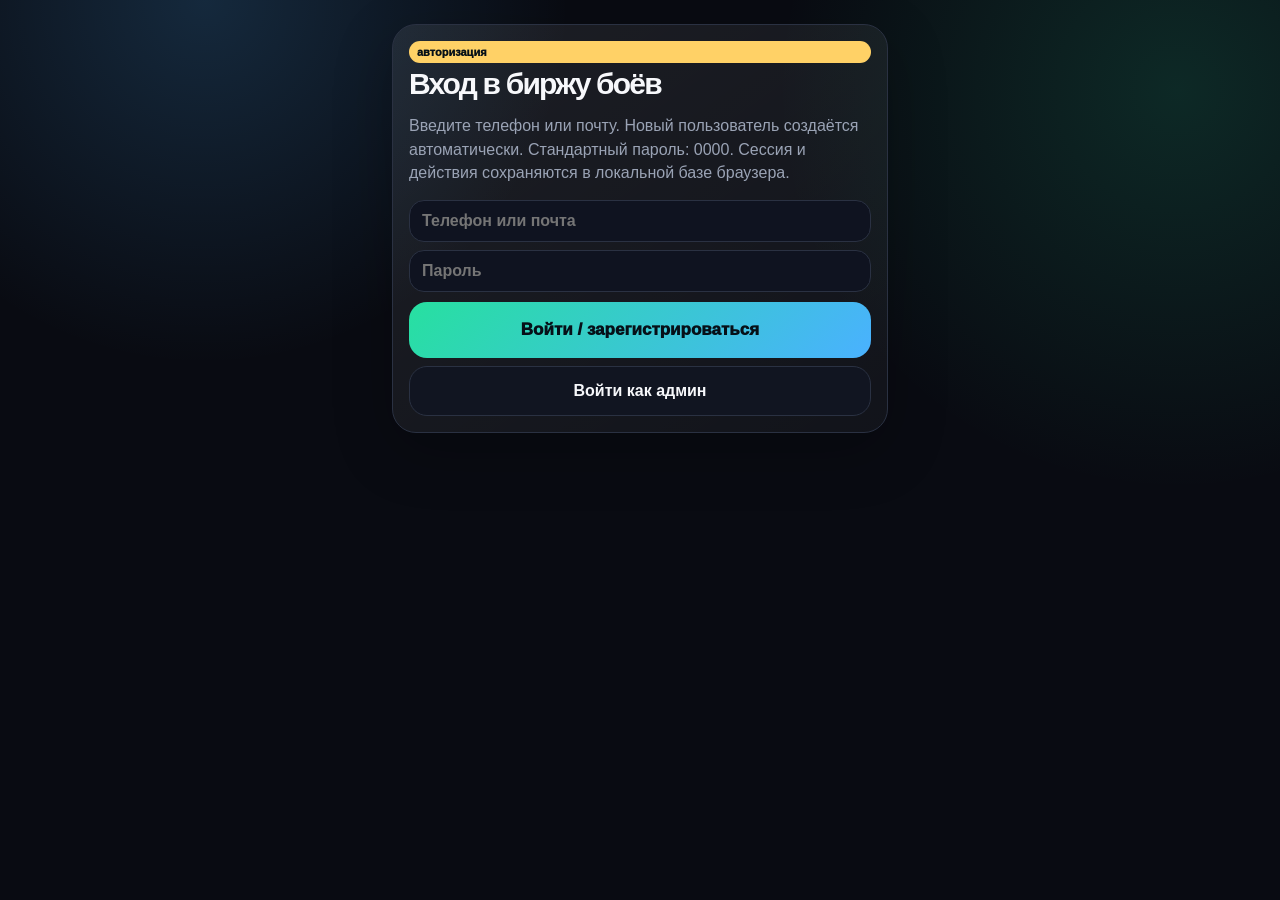
<file: index.html>
<!DOCTYPE html><html lang="ru"><head><meta charset="UTF-8"><meta name="viewport" content="width=device-width,initial-scale=1,viewport-fit=cover"><meta name="theme-color" content="#090b12"><title>Биржа боёв</title><style>:root{--bg:#090b12;--card:#121723;--line:#2a3142;--text:#f7f8fb;--muted:#9aa3b5;--green:#27e0a0;--blue:#4ab1ff;--red:#ff5672;--yellow:#ffd166}*{box-sizing:border-box;-webkit-tap-highlight-color:transparent}body{margin:0;min-height:100svh;font-family:-apple-system,BlinkMacSystemFont,"Segoe UI",Roboto,Arial,sans-serif;background:radial-gradient(circle at 16% 0%,rgba(74,177,255,.18),transparent 26%),radial-gradient(circle at 92% 10%,rgba(39,224,160,.14),transparent 28%),var(--bg);color:var(--text)}button,input,textarea,select{font:inherit}button{cursor:pointer}.app{max-width:520px;margin:auto;padding:14px 12px calc(18px + env(safe-area-inset-bottom))}.hidden{display:none!important}.top{position:sticky;top:0;z-index:4;margin:-14px -12px 10px;padding:12px;background:linear-gradient(180deg,rgba(9,11,18,.96),rgba(9,11,18,.78));backdrop-filter:blur(16px)}.bar{display:flex;align-items:center;justify-content:space-between;gap:10px}.brand{display:flex;align-items:center;gap:10px}.logo{width:40px;height:40px;border-radius:14px;display:grid;place-items:center;background:linear-gradient(135deg,var(--green),var(--blue));color:#061018;font-weight:1000}.title h1{font-size:22px;margin:0}.title p{margin:1px 0 0;color:var(--muted);font-size:12px}.wallet{padding:8px 10px;border:1px solid var(--line);border-radius:16px;background:rgba(255,255,255,.06);text-align:right}.wallet span{display:block;color:var(--muted);font-size:11px}.wallet b{font-size:22px}.tabs{display:grid;grid-template-columns:repeat(4,1fr);gap:7px;margin-top:10px}.tab{border:1px solid var(--line);background:#111521;color:var(--muted);border-radius:14px;min-height:38px;font-weight:800;font-size:12px}.tab.active{background:linear-gradient(135deg,rgba(39,224,160,.22),rgba(74,177,255,.18));color:var(--text);border-color:rgba(74,177,255,.55)}.screen{animation:fade .16s ease both}@keyframes fade{from{opacity:.4;transform:translateY(4px)}to{opacity:1;transform:none}}.hero,.card,.event{border:1px solid var(--line);background:linear-gradient(145deg,rgba(255,255,255,.08),rgba(255,255,255,.035));border-radius:24px;padding:16px;margin:10px 0;box-shadow:0 18px 60px rgba(0,0,0,.24)}.hero h2{font-size:30px;line-height:.98;margin:6px 0 10px;letter-spacing:-.06em}.hero p,.muted{color:var(--muted);line-height:1.45}.bigbtn{width:100%;border:0;border-radius:18px;min-height:56px;margin-top:10px;background:linear-gradient(135deg,var(--green),var(--blue));font-weight:1000;color:#061018;font-size:17px}.ghost{width:100%;border:1px solid var(--line);border-radius:18px;min-height:50px;margin-top:8px;background:#111521;color:var(--text);font-weight:900}.danger{background:linear-gradient(135deg,#ff5672,#ffd166)!important;color:#14070a!important}.section-title{display:flex;align-items:flex-end;justify-content:space-between;gap:10px;margin-bottom:10px}.section-title h2{margin:0;font-size:20px}.section-title small{color:var(--muted);text-align:right}.badge{font-size:11px;color:#061018;background:var(--yellow);padding:5px 8px;border-radius:999px;font-weight:1000}.badge.done{background:var(--green)}.badge.wait{background:#2a3142;color:var(--muted)}.event{padding:12px}.event-head{display:flex;justify-content:space-between;gap:8px;align-items:center;margin-bottom:10px}.fighters{display:grid;grid-template-columns:1fr 28px 1fr;gap:7px;align-items:stretch}.vs{display:grid;place-items:center;color:var(--muted);font-size:12px;font-weight:1000}.fighter{border:1px solid var(--line);background:#181e2b;border-radius:18px;padding:10px;text-align:left;color:var(--text);min-height:138px}.fighter.selected{border-color:var(--green);box-shadow:0 0 0 2px rgba(39,224,160,.22)}.avatar{font-size:28px}.nick{font-weight:1000;font-size:15px;line-height:1.1;margin:6px 0}.real{font-size:11px;color:var(--muted)}.odds,.grid2{display:grid;grid-template-columns:1fr 1fr;gap:8px;margin-top:8px}.odds{gap:4px;color:var(--muted);font-size:11px}.odds b{color:var(--text);font-size:16px}.event-actions{display:grid;grid-template-columns:1fr 1fr;gap:8px;margin-top:10px}.mini{border:1px solid var(--line);background:#111521;color:var(--text);border-radius:14px;min-height:42px;font-weight:900}.mini.primary{background:linear-gradient(135deg,rgba(39,224,160,.24),rgba(74,177,255,.22));border-color:rgba(74,177,255,.5)}.betbox{display:grid;grid-template-columns:1fr 92px;gap:8px;margin-top:8px}input,textarea,select{width:100%;border-radius:15px;border:1px solid var(--line);background:#0f1320;color:var(--text);padding:11px 12px;font-weight:800;outline:0}input:focus,textarea:focus,select:focus{border-color:var(--blue);box-shadow:0 0 0 3px rgba(74,177,255,.12)}textarea{min-height:86px;resize:vertical}.toast{position:fixed;left:12px;right:12px;bottom:calc(16px + env(safe-area-inset-bottom));z-index:10;max-width:496px;margin:auto;padding:14px 16px;border-radius:18px;background:#f7f8fb;color:#071018;font-weight:900;box-shadow:0 20px 80px rgba(0,0,0,.4);display:none}.toast.show{display:block;animation:fade .2s ease both}.row{display:flex;justify-content:space-between;gap:10px;border:1px solid var(--line);background:#111521;border-radius:16px;padding:12px;margin-top:8px}.row span{color:var(--muted);font-size:13px}.row b{text-align:right}.win{color:var(--green)!important}.lose{color:var(--red)!important}.summary{border:1px solid var(--line);border-radius:16px;background:#111521;padding:12px;margin-top:8px}.summary h3{margin:0 0 6px;font-size:16px}.summary p{margin:0;color:var(--muted);line-height:1.35;font-size:13px}.formline{margin-top:8px}.label{display:block;color:var(--muted);font-size:12px;margin:10px 2px 5px}.prob{height:8px;border-radius:99px;background:#222938;overflow:hidden;margin-top:8px}.prob i{display:block;height:100%;background:linear-gradient(90deg,var(--green),var(--blue))}.admin-menu{display:grid;grid-template-columns:1fr 1fr;gap:8px}.admin-subtab.active{border-color:var(--blue);background:rgba(74,177,255,.18)}.modal{position:fixed;inset:0;z-index:20;background:rgba(0,0,0,.72);display:none;align-items:flex-end}.modal.show{display:flex}.modal-card{width:100%;max-width:520px;max-height:88svh;overflow:auto;margin:auto auto 0;background:#101522;border:1px solid var(--line);border-radius:28px 28px 0 0;padding:18px;box-shadow:0 -20px 80px rgba(0,0,0,.45)}.modal-card h2{margin:0 0 6px;font-size:28px}.profile-grid,.skills{display:grid;grid-template-columns:repeat(3,1fr);gap:8px;margin:12px 0}.skills{grid-template-columns:1fr 1fr}.profile-grid div,.skill{border:1px solid var(--line);border-radius:16px;background:#171d2a;padding:10px;text-align:center}.profile-grid span,.skill span{display:block;color:var(--muted);font-size:11px}.profile-grid b,.skill b{font-size:18px}.close{width:100%;border:0;background:linear-gradient(135deg,var(--green),var(--blue));color:#061018;border-radius:16px;min-height:50px;font-weight:1000;margin-top:10px}@media(max-width:380px){.fighters{grid-template-columns:1fr 24px 1fr;gap:5px}.fighter{padding:8px}.nick{font-size:13px}.tabs{gap:5px}.tab{font-size:11px}.event-actions{grid-template-columns:1fr}.betbox{grid-template-columns:1fr 78px}}</style></head><body><main class="app"><header class="top hidden" id="topbar"><div class="bar"><div class="brand"><div class="logo">🥊</div><div class="title"><h1>Биржа боёв</h1><p id="userLabel">игрок</p></div></div><div class="wallet"><span>Баланс</span><b id="balanceTop">500</b></div></div><nav class="tabs"><button class="tab active" data-screen="trade">Торги</button><button class="tab" data-screen="cabinet">Кабинет</button><button class="tab" data-screen="fighters">Бойцы</button><button class="tab" data-screen="admin">Админ</button></nav></header><section id="login" class="screen"><div class="hero"><div class="badge">авторизация</div><h2>Вход в биржу боёв</h2><p>Введите телефон или почту. Новый пользователь создаётся автоматически. Стандартный пароль: 0000. Сессия и действия сохраняются в локальной базе браузера.</p><input id="loginId" autocomplete="username" placeholder="Телефон или почта"><input class="formline" id="loginPass" type="password" autocomplete="current-password" placeholder="Пароль"><button class="bigbtn" id="loginBtn">Войти / зарегистрироваться</button><button class="ghost" id="enterAdmin">Войти как админ</button></div></section><section id="trade" class="screen hidden"><div class="hero"><div class="badge wait" id="timerBadge">до закрытия 01:00:00</div><h2>Ставки принимаются</h2><p>Сумма ставки сразу списывается и резервируется. При победе начисляется полная выплата: ставка × коэффициент.</p></div><div class="section-title"><h2>4 события</h2><small>шансы от навыков</small></div><div id="eventsList"></div></section><section id="cabinet" class="screen hidden"><div class="hero"><div class="badge">личный кабинет</div><h2>Профиль и ставки</h2><p>Здесь баланс, история ставок, сводка боёв и смена пароля.</p></div><div class="card"><div class="section-title"><h2>Профиль</h2><small id="profileId">—</small></div><div class="row"><span>Текущий баланс</span><b id="cabBalance">500</b></div><div class="row"><span>Принято ставок</span><b id="cabBets">0</b></div><div class="row"><span>Рассчитано</span><b id="cabSettled">0</b></div><input class="formline" id="newPass" type="password" placeholder="Новый пароль"><button class="ghost" id="changePass">Сменить пароль</button><button class="ghost danger" id="logoutBtn">Выйти из аккаунта</button></div><div class="card"><div class="section-title"><h2>Сводка боёв</h2><small>как прошёл бой</small></div><div id="fightSummary"></div></div><div class="card"><div class="section-title"><h2>История ставок</h2><small>ваши заявки</small></div><div id="betsList"></div></div></section><section id="fighters" class="screen hidden"><div class="hero"><div class="badge">карточки бойцов</div><h2>Бойцы и навыки</h2><p>У каждого бойца есть очки и 6 навыков: выносливость, сила удара, физическая сила, борьба, стойка, грепплинг.</p></div><div id="fightersList"></div></section><section id="admin" class="screen hidden"><div id="adminLocked" class="card"><div class="section-title"><h2>Вход администратора</h2><small>закрытый доступ</small></div><input id="adminPin" inputmode="numeric" autocomplete="off" placeholder="Введите код"><button class="bigbtn" id="unlockAdmin">Войти</button></div><div id="adminPanel" class="hidden"><div class="hero"><div class="badge">админ кабинет</div><h2>Управление событиями</h2><p>Расчёт, сброс событий, создание бойцов, сборка пар и база пользователей.</p></div><div class="card"><div class="admin-menu"><button class="mini admin-subtab active" data-admin="calc">Расчёт</button><button class="mini admin-subtab" data-admin="builder">Пары / база</button></div></div><div id="adminCalc"><div class="card"><div class="section-title"><h2>Расчёт</h2><small id="adminStatus">ожидает</small></div><button class="bigbtn" id="calcEvents">Рассчитать события</button><button class="ghost" id="resetEvents">Сбросить все события</button><button class="ghost danger" id="fullReset">Полный сброс демо</button></div><div class="card"><div class="section-title"><h2>Итоги событий</h2><small>после расчёта</small></div><div id="adminResults"></div></div></div><div id="adminBuilder" class="hidden"><div class="card"><div class="section-title"><h2>Добавить бойца</h2><small>новая карточка</small></div><input id="nfEmoji" placeholder="Эмодзи, например 🐺"><input class="formline" id="nfName" placeholder="Прозвище"><input class="formline" id="nfReal" placeholder="Имя"><textarea class="formline" id="nfDesc" placeholder="Описание бойца: 2–3 предложения"></textarea><div class="grid2"><input id="skEnd" inputmode="numeric" placeholder="Выносливость"><input id="skPunch" inputmode="numeric" placeholder="Сила удара"><input id="skPower" inputmode="numeric" placeholder="Физ. сила"><input id="skWrestle" inputmode="numeric" placeholder="Борьба"><input id="skStand" inputmode="numeric" placeholder="Стойка"><input id="skGrapple" inputmode="numeric" placeholder="Грепплинг"></div><button class="bigbtn" id="addFighter">Добавить бойца</button></div><div class="card"><div class="section-title"><h2>Выставить 4 пары</h2><small>без повторов бойцов</small></div><div id="pairForms"></div><button class="bigbtn" id="savePairs">Сохранить пары и открыть новый час</button></div><div class="card"><div class="section-title"><h2>База пользователей</h2><small>авторизации и действия</small></div><div id="usersList"></div><div id="actionsList"></div></div></div></div></section></main><div class="modal" id="modal"><div class="modal-card" id="modalCard"></div></div><div class="toast" id="toast"></div><script>const STORAGE='fight-exchange-auth-v1',START_BALANCE=500,ADMIN_PIN='1111';const SK=['end','punch','power','wrestle','stand','grapple'],SKN={end:'Выносливость',punch:'Сила удара',power:'Физическая сила',wrestle:'Борьба',stand:'Стойка',grapple:'Грепплинг'};const defaultFighters={f1:{emoji:'🧊',name:'Пельмень Судьбы',real:'Гриша Морозов',desc:['Всегда выходит на бой с лицом человека, который забыл выключить чайник.','Главный приём — неожиданно стать неудобным соперником.','Любит длинные паузы и короткие победные фразы.'],skills:{end:62,punch:54,power:58,wrestle:70,stand:48,grapple:65}},f2:{emoji:'🌶️',name:'Острый Кабачок',real:'Тимур Перцев',desc:['Двигается резко, будто его случайно добавили в аджику.','Считает, что лучшая защита — это шумная уверенность.','Перед боем всегда обещает шоу, даже если шоу случайное.'],skills:{end:56,punch:75,power:53,wrestle:42,stand:73,grapple:45}},f3:{emoji:'🦆',name:'Гусь Без Сдачи',real:'Арсен Кряков',desc:['Идёт вперёд так уверенно, будто весь зал должен ему мелочь.','Не любит отступать и подозрительно смотрит на судей.','Его стиль — давление, крылья и моральное превосходство.'],skills:{end:72,punch:58,power:67,wrestle:61,stand:55,grapple:59}},f4:{emoji:'🥔',name:'Картофельный Ниндзя',real:'Витя Клубнев',desc:['Тихий, плотный и появляется там, где его не ждут.','Может выглядеть безобидно ровно до первой атаки.','После боя обычно говорит, что всё было по плану.'],skills:{end:50,punch:49,power:63,wrestle:68,stand:47,grapple:72}},f5:{emoji:'🧃',name:'Соковыжиматель',real:'Роман Фрешев',desc:['Не торопится, но постепенно выжимает из соперника желание спорить.','Любит клинч и странные метафоры про фрукты.','Снаружи спокойный, внутри турборежим.'],skills:{end:76,punch:51,power:65,wrestle:74,stand:46,grapple:70}},f6:{emoji:'🧻',name:'Мягкий Панчер',real:'Лёня Рулонов',desc:['Улыбается так мягко, что соперник расслабляется первым.','Бьёт редко, но с неприятной вежливостью.','Главный фанат аккуратной техники и чистых углов.'],skills:{end:55,punch:78,power:52,wrestle:44,stand:80,grapple:41}},f7:{emoji:'🐢',name:'Турбо Черепаха',real:'Макс Панцирев',desc:['Начинает медленно, чтобы все зря расслабились.','Если разогнался — остановить его уже неудобно.','Верит, что терпение тоже может дать по печени.'],skills:{end:84,punch:48,power:70,wrestle:62,stand:43,grapple:64}},f8:{emoji:'🧯',name:'Огнетушитель Драмы',real:'Илья Пенный',desc:['Выходит тушить чужую уверенность и иногда свои эмоции.','Работает спокойно, плотно и без лишней поэзии.','Когда бой становится горячим, ему становится комфортно.'],skills:{end:60,punch:64,power:60,wrestle:55,stand:66,grapple:52}}};const baseEvents=[{id:'e1',title:'Бой 1',a:'f1',b:'f2',status:'open',winner:null,pick:'a',summary:''},{id:'e2',title:'Бой 2',a:'f3',b:'f4',status:'open',winner:null,pick:'a',summary:''},{id:'e3',title:'Бой 3',a:'f5',b:'f6',status:'open',winner:null,pick:'a',summary:''},{id:'e4',title:'Бой 4',a:'f7',b:'f8',status:'open',winner:null,pick:'a',summary:''}];let db=load(),current='login';const $=id=>document.getElementById(id);function fresh(){return{currentUserId:null,createdAt:Date.now(),fighters:JSON.parse(JSON.stringify(defaultFighters)),events:JSON.parse(JSON.stringify(baseEvents)),users:{},actions:[],admin:false}}function load(){try{const s=JSON.parse(localStorage.getItem(STORAGE));if(s&&s.events&&s.fighters&&s.users)return s}catch(e){}return fresh()}function save(){localStorage.setItem(STORAGE,JSON.stringify(db))}function user(){return db.users[db.currentUserId]||null}function log(type,text,uid=db.currentUserId){db.actions.unshift({time:new Date().toLocaleString('ru-RU'),user:uid||'system',type,text});db.actions=db.actions.slice(0,120);if(uid&&db.users[uid]){db.users[uid].actions=db.users[uid].actions||[];db.users[uid].actions.unshift({time:new Date().toLocaleString('ru-RU'),type,text});db.users[uid].actions=db.users[uid].actions.slice(0,80)}}function toast(t){$('toast').textContent=t;$('toast').classList.add('show');setTimeout(()=>$('toast').classList.remove('show'),2300)}function show(name){if(!user()&&name!=='admin')name='login';current=name;document.querySelectorAll('.screen').forEach(s=>s.classList.add('hidden'));$(name).classList.remove('hidden');document.querySelectorAll('.tab').forEach(t=>t.classList.toggle('active',t.dataset.screen===name));render()}function openApp(name='trade'){$('login').classList.add('hidden');$('topbar').classList.remove('hidden');$('userLabel').textContent=user()?user().login:'игрок';show(name)}function auth(){const login=$('loginId').value.trim().toLowerCase(),pass=$('loginPass').value||'0000';if(!login)return toast('Введите телефон или почту');let u=Object.values(db.users).find(x=>x.login===login);if(!u){const id='u'+Date.now();u={id,login,password:'0000',balance:START_BALANCE,bets:[],actions:[],createdAt:new Date().toLocaleString('ru-RU')};db.users[id]=u;db.currentUserId=id;log('auth','создан новый пользователь',id);save();toast('Пользователь создан. Пароль 0000.');openApp();return}if(u.password!==pass)return toast('Неверный пароль');db.currentUserId=u.id;log('auth','вход в аккаунт',u.id);save();openApp()}function logout(){if(user())log('auth','выход из аккаунта');db.currentUserId=null;save();$('topbar').classList.add('hidden');show('login')}function changePass(){const p=$('newPass').value.trim();if(p.length<4)return toast('Пароль минимум 4 символа');user().password=p;log('profile','смена пароля');$('newPass').value='';save();toast('Пароль изменён')}function leftMs(){return Math.max(0,db.createdAt+3600000-Date.now())}function fmt(ms){const s=Math.floor(ms/1000),h=String(Math.floor(s/3600)).padStart(2,'0'),m=String(Math.floor(s%3600/60)).padStart(2,'0'),sec=String(s%60).padStart(2,'0');return `${h}:${m}:${sec}`}function total(fid){const f=db.fighters[fid];return SK.reduce((s,k)=>s+(Number(f.skills?.[k])||0),0)}function clamp(v,min,max){return Math.max(min,Math.min(max,v))}function probA(ev){const diff=total(ev.a)-total(ev.b);return clamp(.5+diff/400,.15,.85)}function prob(ev,side){const p=probA(ev);return side==='a'?p:1-p}function odds(ev,side){return Math.max(1.15,Math.round((0.92/prob(ev,side))*100)/100)}function eventLocked(){return leftMs()<=0||db.events.every(e=>e.status==='settled')}function statsFor(fid){let w=0,l=0,d=0;db.events.filter(e=>e.status==='settled').forEach(e=>{if(e.winner===fid)w++;else if(e.a===fid||e.b===fid)l++});return{w,l,d}}function fighterCard(fid,ev,side){const f=db.fighters[fid],selected=ev.pick===side,p=Math.round(prob(ev,side)*100);return `<button class="fighter ${selected?'selected':''}" onclick="pick('${ev.id}','${side}')"><div class="avatar">${f.emoji}</div><div class="nick">${f.name}</div><div class="real">${f.real}</div><div class="odds"><span>шанс</span><b>${p}%</b><span>коэф.</span><b>${odds(ev,side).toFixed(2)}</b></div><div class="prob"><i style="width:${p}%"></i></div></button>`}function updateTimerOnly(){const el=$('timerBadge');if(el)el.textContent=db.events.every(e=>e.status==='settled')?'события рассчитаны':eventLocked()?'приём закрыт':'до закрытия '+fmt(leftMs())}function renderEvents(){updateTimerOnly();const locked=eventLocked(),u=user();$('eventsList').innerHTML=db.events.map(ev=>{const a=db.fighters[ev.a],b=db.fighters[ev.b],bet=u.bets.find(x=>x.eventId===ev.id);const status=ev.status==='settled'?`Победил: ${db.fighters[ev.winner].name}`:bet?'ставка принята':locked?'приём закрыт':'приём открыт';return `<article class="event"><div class="event-head"><b>${ev.title}</b><span class="badge ${ev.status==='settled'?'done':bet?'wait':''}">${status}</span></div><div class="fighters">${fighterCard(ev.a,ev,'a')}<div class="vs">VS</div>${fighterCard(ev.b,ev,'b')}</div><div class="betbox"><input class="betInput" id="bet-${ev.id}" inputmode="numeric" pattern="[0-9]*" placeholder="Ставка" value="${bet?bet.amount:50}" ${bet||locked?'disabled':''}><button class="mini primary" onclick="placeBet('${ev.id}')" ${bet||locked?'disabled':''}>Поставить</button></div><div class="event-actions"><button class="mini" onclick="openFighter('${ev.a}')">${a.name}</button><button class="mini" onclick="openFighter('${ev.b}')">${b.name}</button></div></article>`}).join('')}function pick(id,side){const ev=db.events.find(e=>e.id===id),u=user();if(!ev||eventLocked()||u.bets.some(b=>b.eventId===id))return;ev.pick=side;save();renderEvents()}function placeBet(id){const u=user(),ev=db.events.find(e=>e.id===id);if(!u)return show('login');if(!ev||eventLocked())return toast('Приём ставок закрыт');if(u.bets.some(b=>b.eventId===id))return toast('На этот бой ставка уже принята');const amount=Number(($('bet-'+id).value||'').replace(/[^0-9]/g,''));if(!Number.isInteger(amount)||amount<1)return toast('Введи ставку от 1 очка');if(amount>u.balance)return toast('Ставка больше баланса');const side=ev.pick||'a';u.balance-=amount;u.bets.push({id:'b'+Date.now()+Math.random().toString(16).slice(2),eventId:id,side,fighterId:side==='a'?ev.a:ev.b,amount,odds:odds(ev,side),chance:Math.round(prob(ev,side)*100),status:'accepted',createdAt:new Date().toLocaleString('ru-RU'),payout:0,net:-amount});log('bet',`ставка ${amount} на ${db.fighters[side==='a'?ev.a:ev.b].name}`);save();toast('Ставка принята. Сумма списана.');render()}function renderCabinet(){const u=user();if(!u)return;$('profileId').textContent=u.login;$('cabBalance').textContent=u.balance;$('balanceTop').textContent=u.balance;$('cabBets').textContent=u.bets.length;$('cabSettled').textContent=u.bets.filter(b=>b.status!=='accepted').length;$('fightSummary').innerHTML=db.events.map(ev=>{const af=db.fighters[ev.a],bf=db.fighters[ev.b],wf=ev.winner?db.fighters[ev.winner]:null;const text=ev.status==='settled'?ev.summary:`${af.name} и ${bf.name} ещё не рассчитаны. Вероятность: ${af.name} ${Math.round(prob(ev,'a')*100)}%, ${bf.name} ${Math.round(prob(ev,'b')*100)}%.`;return `<div class="summary"><h3>${ev.title}: ${af.name} vs ${bf.name}</h3><p>${text}</p><p>${wf?`Победитель: <b class="win">${wf.name}</b>`:'Победитель: —'}</p></div>`}).join('');$('betsList').innerHTML=u.bets.length?u.bets.map(b=>{const ev=db.events.find(e=>e.id===b.eventId),f=db.fighters[b.fighterId];let res=b.status==='accepted'?'Ожидает расчёта':b.status==='win'?`Начислено +${b.payout}`:'Ставка проиграла';let cls=b.status==='win'?'win':b.status==='lose'?'lose':'';return `<div class="row"><span>${ev.title}: ${f.name}<br>ставка ${b.amount} · коэф. ${Number(b.odds).toFixed(2)} · шанс ${b.chance}%</span><b class="${cls}">${res}</b></div>`}).join(''):'<div class="row"><span>Ставок пока нет</span><b>—</b></div>'}function renderFighters(){$('fightersList').innerHTML=Object.keys(db.fighters).map(id=>{const f=db.fighters[id],s=statsFor(id);return `<div class="event" onclick="openFighter('${id}')"><div class="event-head"><div><b>${f.emoji} ${f.name}</b><div class="real">${f.real}</div></div><span class="badge wait">${s.w}-${s.l}-${s.d}</span></div><p class="muted">${Array.isArray(f.desc)?f.desc[0]:f.desc}</p><div class="odds"><span>очки</span><b>${total(id)}</b><span>боёв</span><b>${s.w+s.l+s.d}</b></div></div>`}).join('')}function openFighter(id){const f=db.fighters[id],s=statsFor(id);$('modalCard').innerHTML=`<div class="avatar">${f.emoji}</div><h2>${f.name}</h2><div class="real">${f.real}</div><p class="muted">${Array.isArray(f.desc)?f.desc.join(' '):f.desc}</p><div class="profile-grid"><div><span>Победы</span><b>${s.w}</b></div><div><span>Поражения</span><b>${s.l}</b></div><div><span>Ничьи</span><b>${s.d}</b></div></div><div class="skills">${SK.map(k=>`<div class="skill"><span>${SKN[k]}</span><b>${Number(f.skills?.[k])||0}</b></div>`).join('')}<div class="skill"><span>Очки всего</span><b>${total(id)}</b></div></div><button class="close" onclick="closeModal()">Закрыть</button>`;$('modal').classList.add('show')}function closeModal(){$('modal').classList.remove('show')}$('modal').onclick=e=>{if(e.target.id==='modal')closeModal()};function unlockAdmin(){if($('adminPin').value===ADMIN_PIN){db.admin=true;log('admin','вход в админ-панель',db.currentUserId);save();toast('Админ доступ открыт');render()}else toast('Неверный код')}function fighterOptions(selected){return Object.keys(db.fighters).map(id=>`<option value="${id}" ${id===selected?'selected':''}>${db.fighters[id].emoji} ${db.fighters[id].name}</option>`).join('')}function renderBuilder(){const pf=$('pairForms');if(!pf)return;pf.innerHTML=db.events.map((ev,i)=>`<div class="event"><div class="event-head"><b>Событие ${i+1}</b><span class="badge wait">${Math.round(prob(ev,'a')*100)}% / ${Math.round(prob(ev,'b')*100)}%</span></div><label class="label">Первый боец</label><select id="pa-${i}">${fighterOptions(ev.a)}</select><label class="label">Второй боец</label><select id="pb-${i}">${fighterOptions(ev.b)}</select></div>`).join('')}function addFighter(){const name=$('nfName').value.trim(),real=$('nfReal').value.trim()||'Новый боец',emoji=$('nfEmoji').value.trim()||'🥊',desc=$('nfDesc').value.trim();if(!name||!desc)return toast('Нужно указать прозвище и описание');const vals={end:+$('skEnd').value||50,punch:+$('skPunch').value||50,power:+$('skPower').value||50,wrestle:+$('skWrestle').value||50,stand:+$('skStand').value||50,grapple:+$('skGrapple').value||50};Object.keys(vals).forEach(k=>vals[k]=clamp(vals[k],1,100));const id='f'+Date.now();db.fighters[id]={emoji,name,real,desc:desc.split(/[.!?]+/).filter(Boolean).map(x=>x.trim()+'.').slice(0,3),skills:vals};log('admin',`добавлен боец ${name}`);save();['nfEmoji','nfName','nfReal','nfDesc','skEnd','skPunch','skPower','skWrestle','skStand','skGrapple'].forEach(id=>$(id).value='');toast('Боец добавлен');render()}function savePairs(){const used=new Set(),newEvents=[];for(let i=0;i<4;i++){const a=$('pa-'+i).value,b=$('pb-'+i).value;if(a===b)return toast('В одной паре выбран один и тот же боец');if(used.has(a))return toast(`${db.fighters[a].name} уже задействован в другой паре`);if(used.has(b))return toast(`${db.fighters[b].name} уже задействован в другой паре`);used.add(a);used.add(b);newEvents.push({id:'e'+(i+1),title:'Бой '+(i+1),a,b,status:'open',winner:null,pick:'a',summary:''})}db.events=newEvents;db.createdAt=Date.now();Object.values(db.users).forEach(u=>u.bets=[]);log('admin','сохранены новые пары, ставки очищены');save();toast('Пары сохранены. Новый час открыт.');show('trade')}function calculateEvents(){const phrases=['Бой начался осторожно, но победитель быстро навязал свой темп.','Соперник был опасен, но один точный эпизод перевернул ход боя.','Навыки дали преимущество, однако исход всё равно решился на тонкой грани.','Зал ждал фаворита, но рандом и характер сделали бой живым.'];db.events.forEach((ev,i)=>{if(ev.status==='settled')return;const p=probA(ev),aWins=Math.random()<p;ev.winner=aWins?ev.a:ev.b;ev.status='settled';const loser=ev.winner===ev.a?ev.b:ev.a;ev.summary=`${db.fighters[ev.winner].name} победил ${db.fighters[loser].name}. Перед боем шансы были ${db.fighters[ev.a].name} ${Math.round(p*100)}% против ${db.fighters[ev.b].name} ${Math.round((1-p)*100)}%. ${phrases[i%phrases.length]}`});Object.values(db.users).forEach(u=>u.bets.forEach(b=>{if(b.status!=='accepted')return;const ev=db.events.find(e=>e.id===b.eventId);if(b.fighterId===ev.winner){b.status='win';b.payout=Math.round(b.amount*b.odds);b.net=b.payout-b.amount;u.balance+=b.payout}else{b.status='lose';b.payout=0;b.net=-b.amount}}));log('admin','события рассчитаны');save();toast('События рассчитаны по навыкам.');render()}function resetEvents(){db.events=db.events.map(e=>({...e,status:'open',winner:null,pick:'a',summary:''}));Object.values(db.users).forEach(u=>u.bets=[]);db.createdAt=Date.now();log('admin','сброшены все события и ставки');save();toast('Все события сброшены. Ставки очищены.');render()}function renderAdmin(){if(db.admin){$('adminLocked').classList.add('hidden');$('adminPanel').classList.remove('hidden')}else{$('adminLocked').classList.remove('hidden');$('adminPanel').classList.add('hidden');return}$('adminStatus').textContent=db.events.every(e=>e.status==='settled')?'рассчитано':'ожидает';$('adminResults').innerHTML=db.events.map(ev=>`<div class="row"><span>${ev.title}<br>${db.fighters[ev.a].name} ${Math.round(prob(ev,'a')*100)}% vs ${db.fighters[ev.b].name} ${Math.round(prob(ev,'b')*100)}%</span><b>${ev.winner?db.fighters[ev.winner].name:'—'}</b></div>`).join('');$('usersList').innerHTML=Object.values(db.users).length?Object.values(db.users).map(u=>`<div class="row"><span>${u.login}<br>создан: ${u.createdAt}</span><b>${u.balance}</b></div>`).join(''):'<div class="row"><span>Пользователей нет</span><b>—</b></div>';$('actionsList').innerHTML='<div class="section-title" style="margin-top:14px"><h2>Действия</h2><small>последние</small></div>'+ (db.actions.length?db.actions.slice(0,20).map(a=>`<div class="row"><span>${a.time}<br>${a.user}</span><b>${a.type}<br>${a.text}</b></div>`).join(''):'<div class="row"><span>Действий нет</span><b>—</b></div>');renderBuilder()}function render(){if(user()){$('topbar').classList.remove('hidden');$('userLabel').textContent=user().login;$('balanceTop').textContent=user().balance}else{$('topbar').classList.add('hidden')}if(current==='trade')renderEvents();else updateTimerOnly();if(user())renderCabinet();renderFighters();renderAdmin()}$('loginBtn').onclick=auth;$('enterAdmin').onclick=()=>{db.admin=false;show('admin')};document.querySelectorAll('.tab').forEach(t=>t.onclick=()=>show(t.dataset.screen));$('unlockAdmin').onclick=unlockAdmin;$('changePass').onclick=changePass;$('logoutBtn').onclick=logout;$('addFighter').onclick=addFighter;$('savePairs').onclick=savePairs;$('calcEvents').onclick=calculateEvents;$('resetEvents').onclick=resetEvents;$('fullReset').onclick=()=>{localStorage.removeItem(STORAGE);db=fresh();toast('Демо сброшено');show('login')};document.querySelectorAll('.admin-subtab').forEach(b=>b.onclick=()=>{document.querySelectorAll('.admin-subtab').forEach(x=>x.classList.remove('active'));b.classList.add('active');$('adminCalc').classList.toggle('hidden',b.dataset.admin!=='calc');$('adminBuilder').classList.toggle('hidden',b.dataset.admin!=='builder')});setInterval(updateTimerOnly,1000);if(db.currentUserId&&db.users[db.currentUserId])openApp('trade');else render();</script></body></html>
</file>
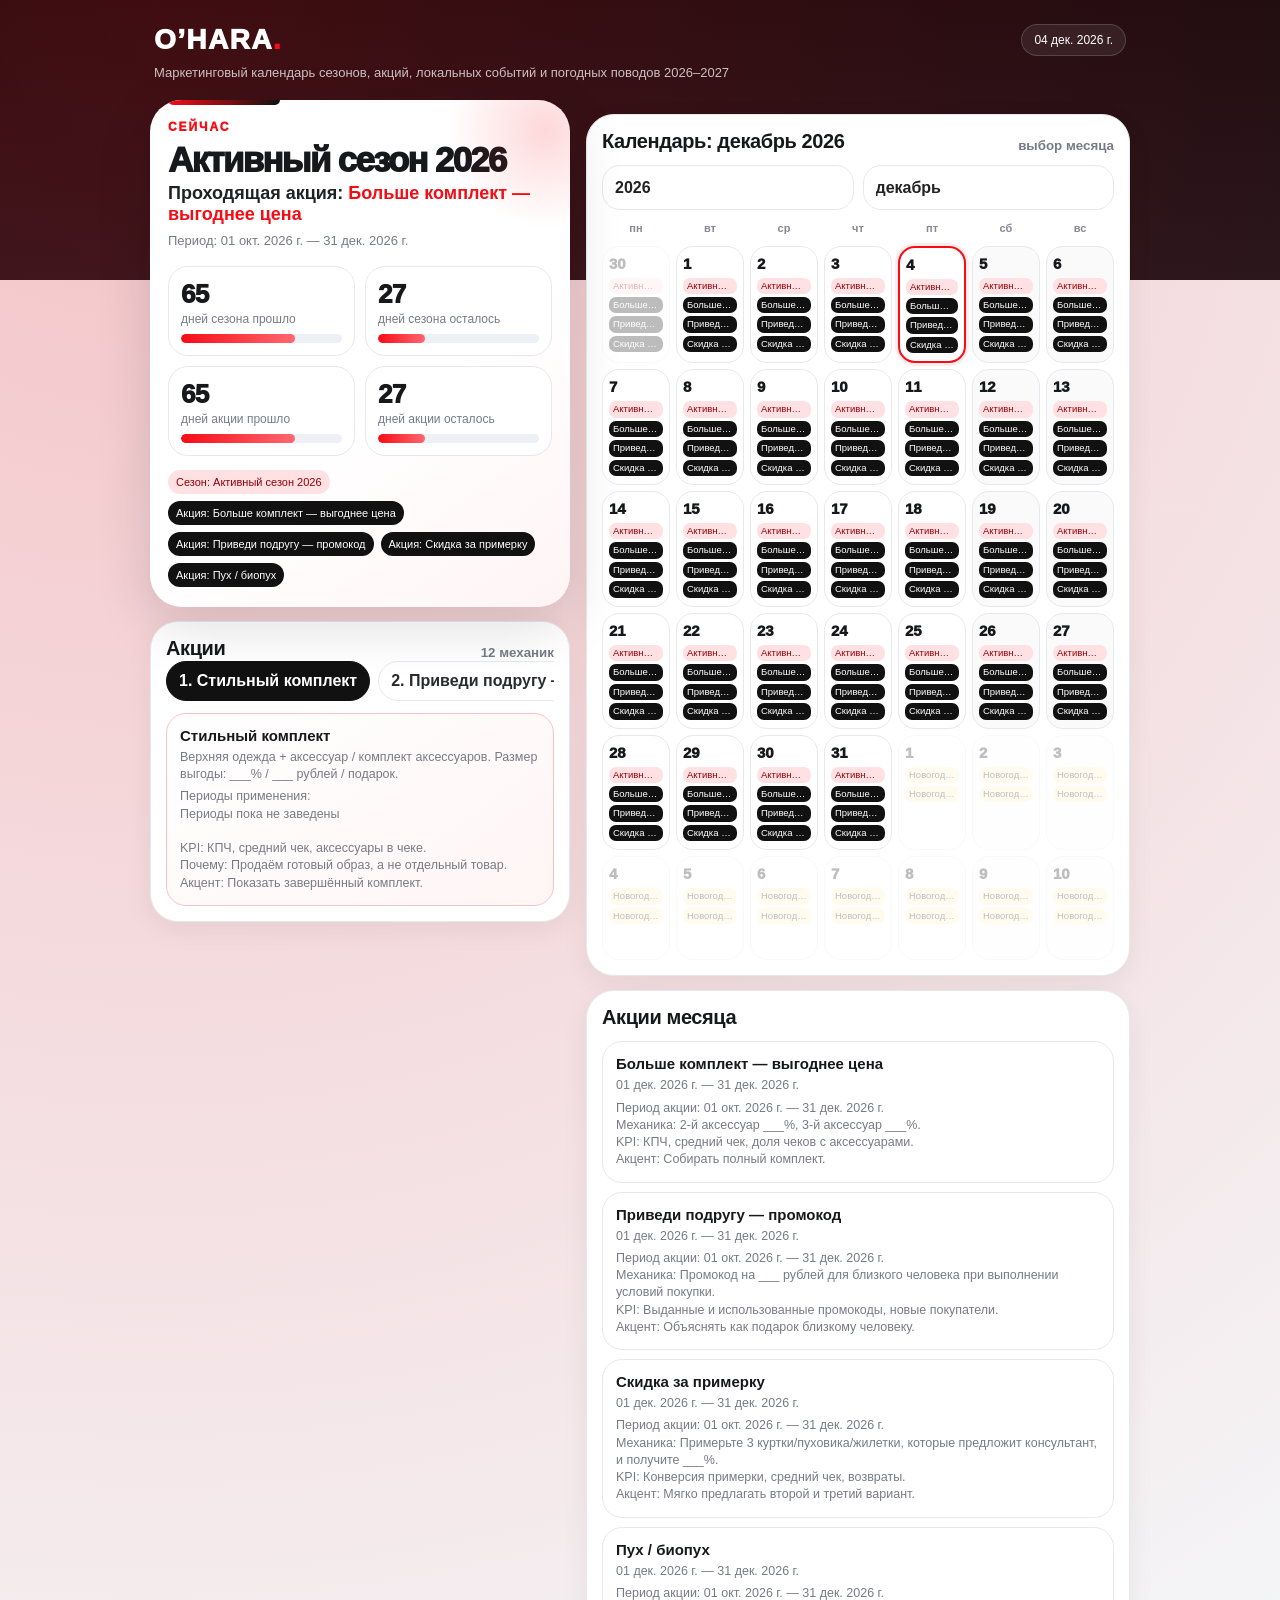
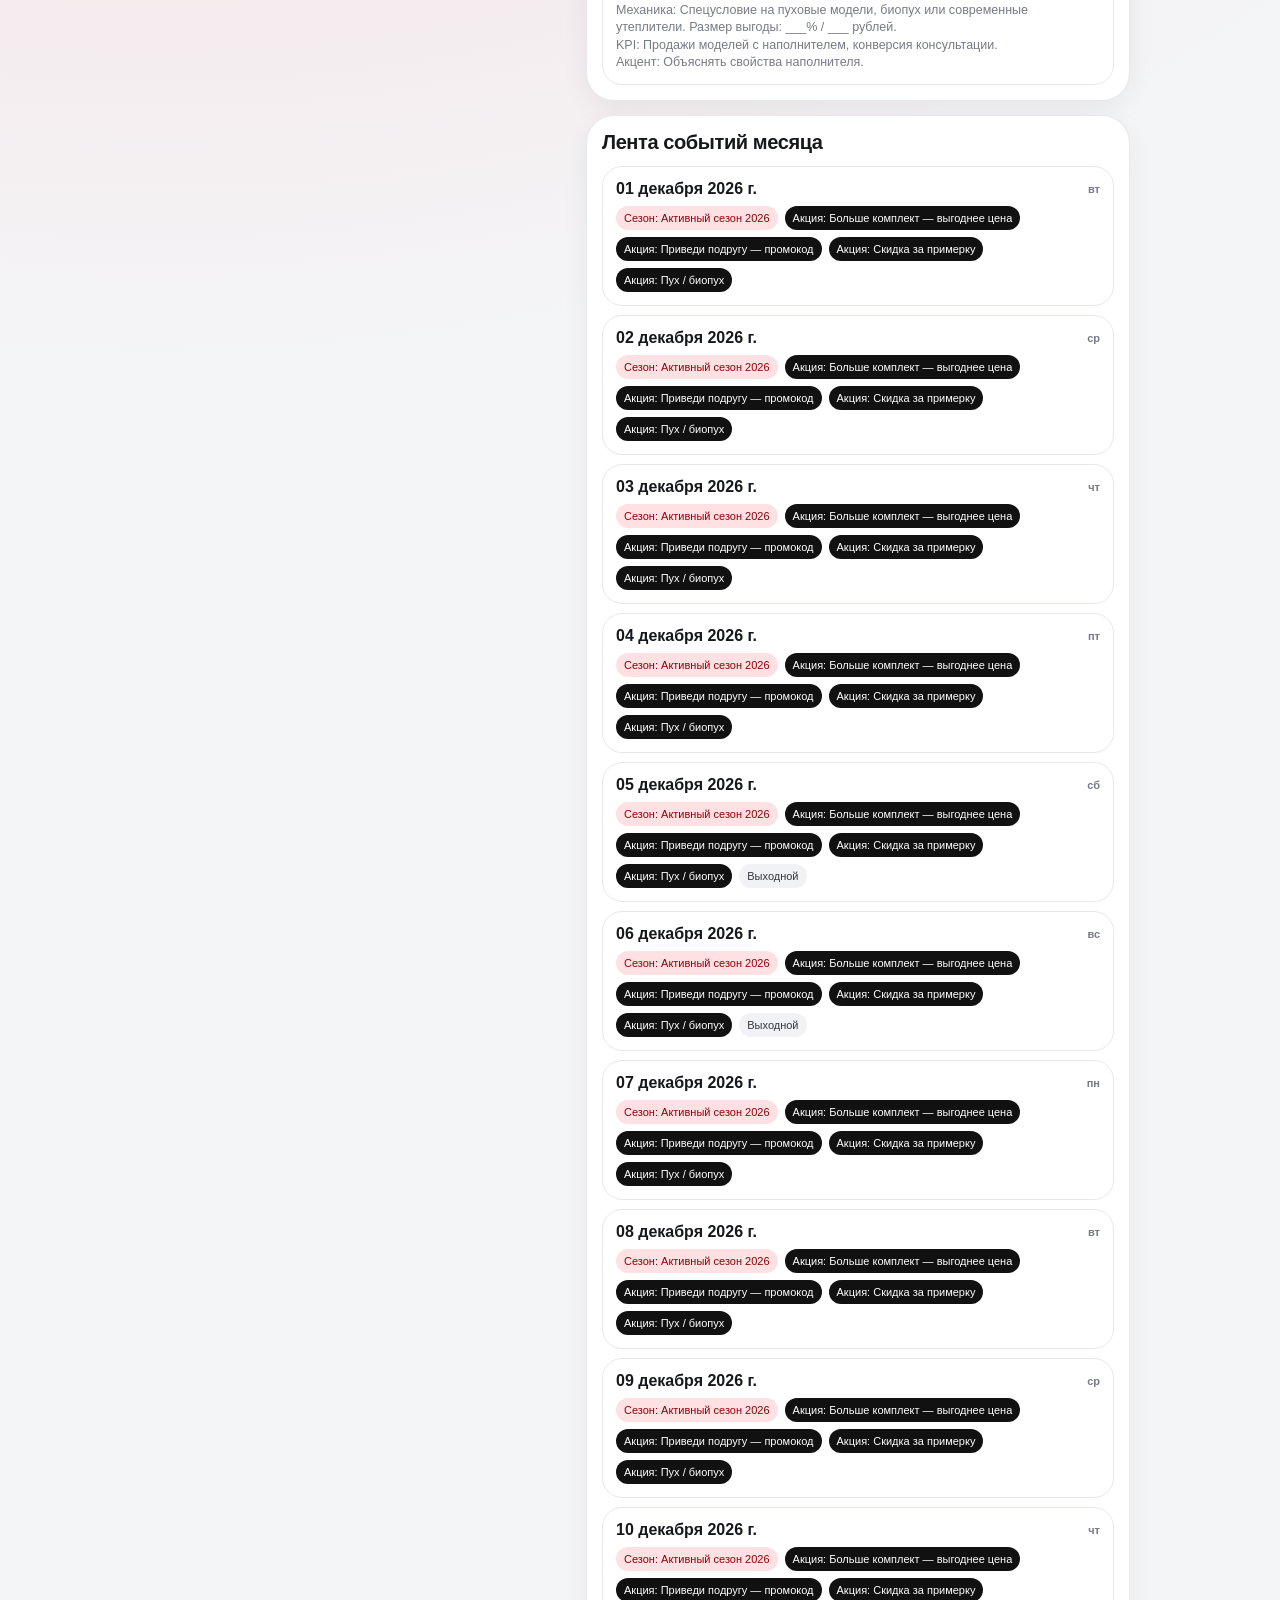
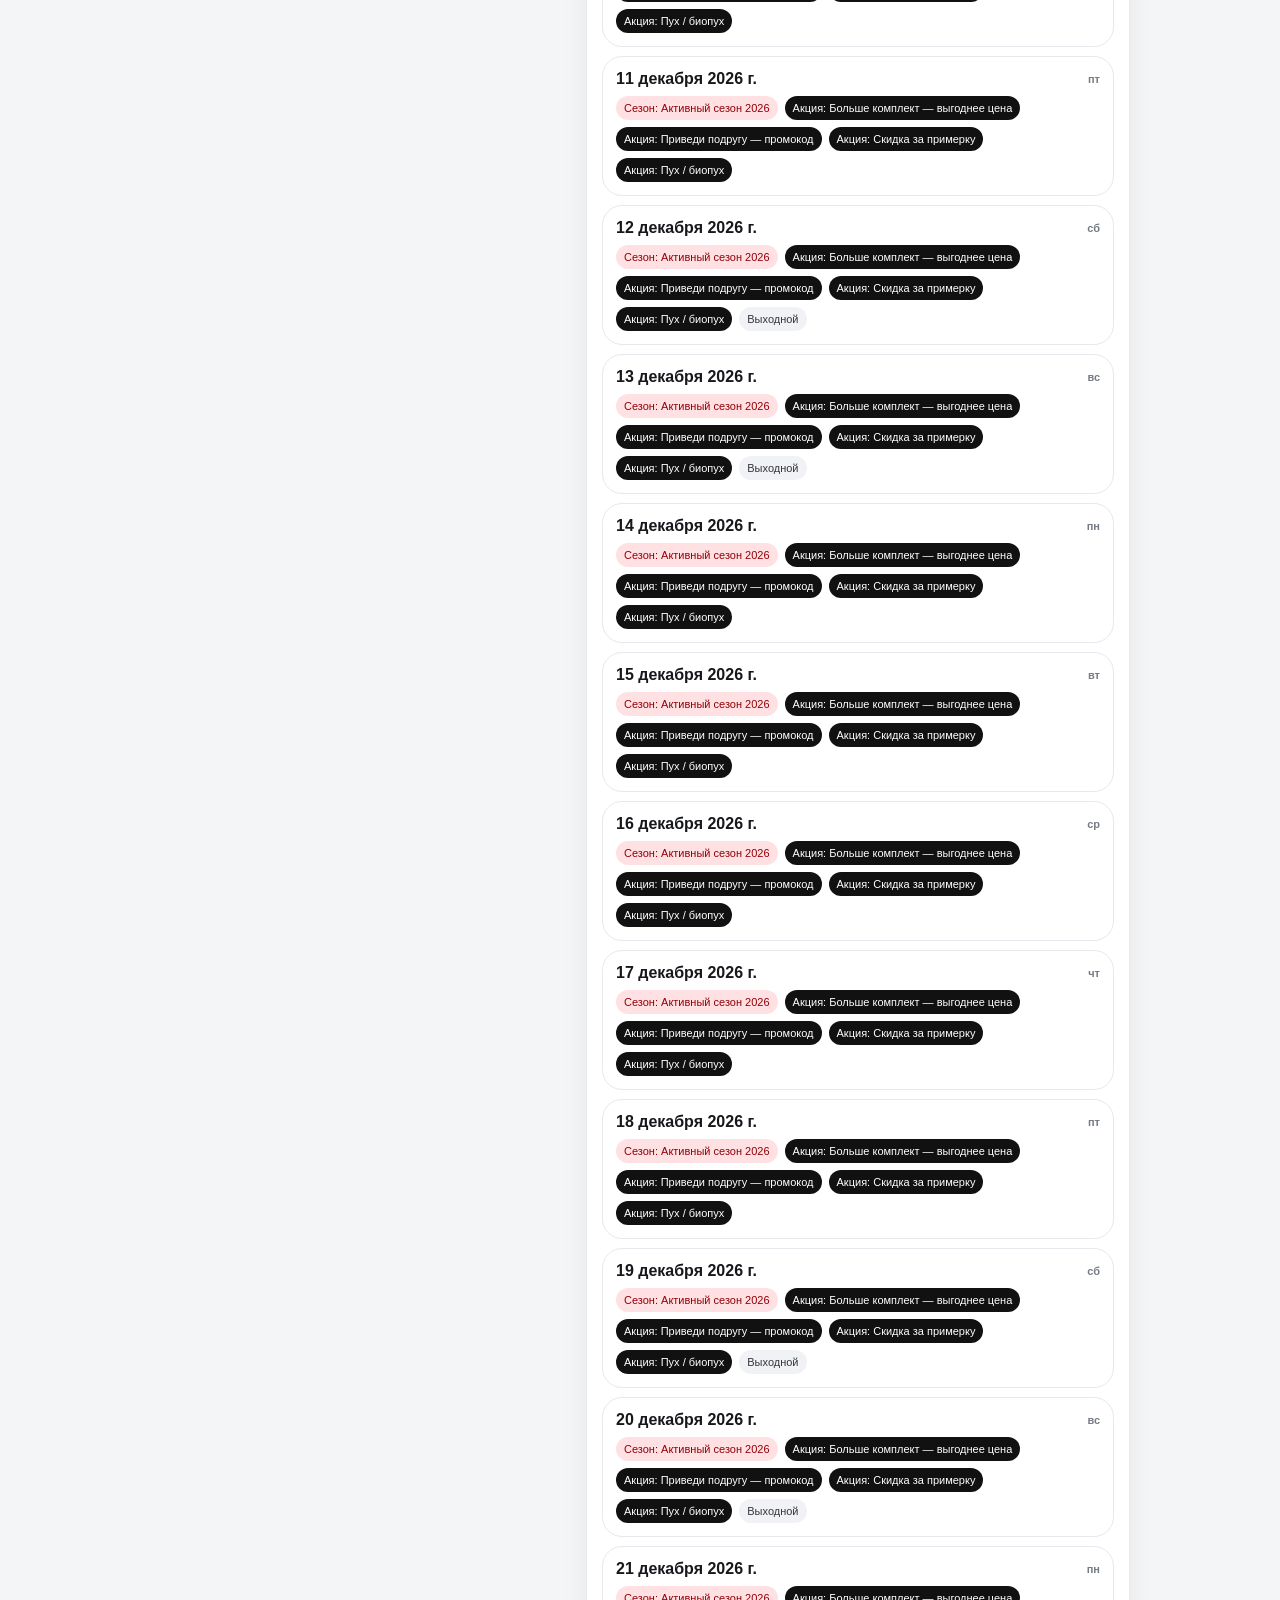
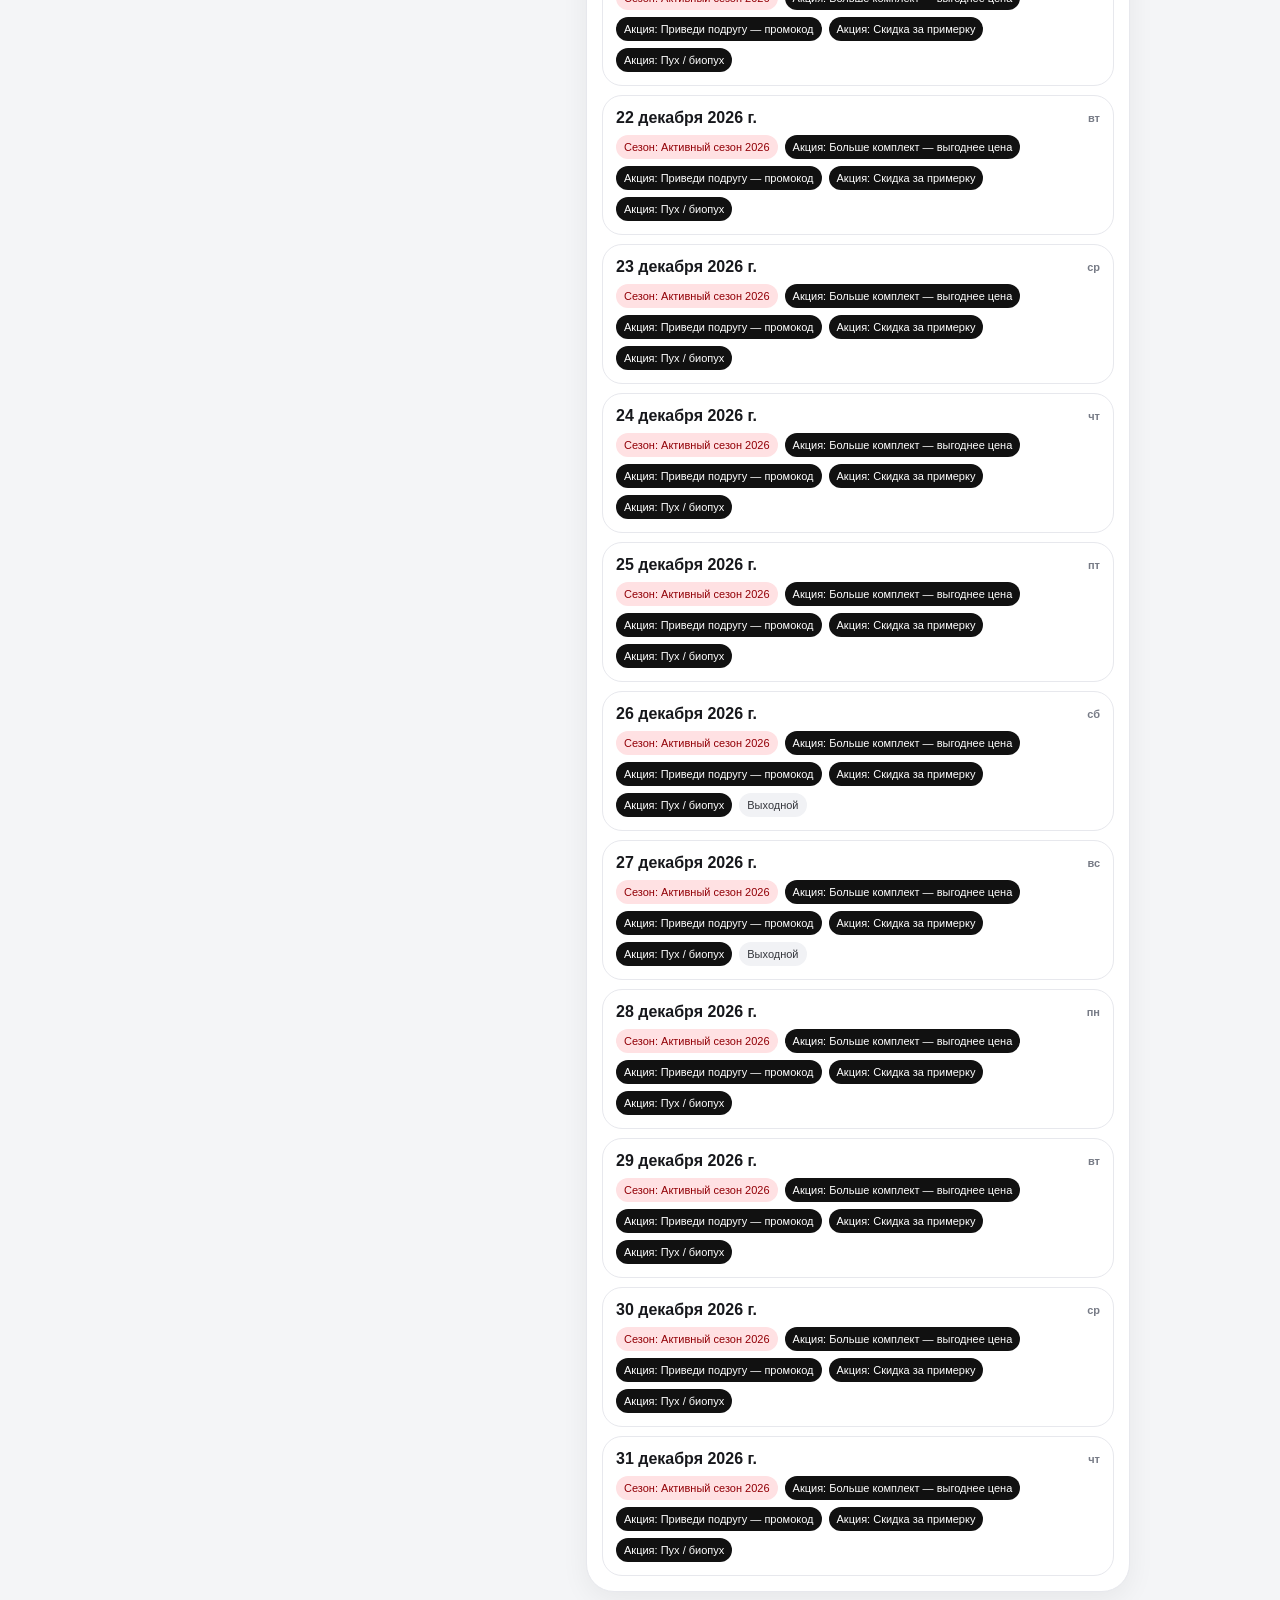
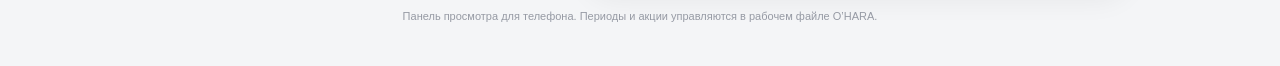
<file: ohara-marketing/index.html>
<!doctype html><html lang="ru"><head><meta charset="utf-8"><meta name="viewport" content="width=device-width,initial-scale=1,viewport-fit=cover"><title>O’HARA — маркетинг-календарь</title><style>:root{--red:#f60c15;--black:#0c0d10;--ink:#17181c;--muted:#777b86;--bg:#f4f5f7;--card:#fff;--line:#e7e8ed;--shadow:0 18px 55px rgba(12,13,17,.14);--blue:#dbeafe;--pink:#fce7f3;--violet:#ede9fe;--green:#dcfce7;--orange:#ffedd5;--yellow:#fef3c7;--gray:#e5e7eb;--softred:#ffe1e3}*{box-sizing:border-box;-webkit-tap-highlight-color:transparent}body{margin:0;background:radial-gradient(circle at 12% 0,rgba(246,12,21,.22),transparent 30%),linear-gradient(180deg,#0c0d10 0,#17181d 280px,#f4f5f7 280px);font-family:-apple-system,BlinkMacSystemFont,"Segoe UI",Roboto,Arial,sans-serif;color:var(--ink);padding:calc(env(safe-area-inset-top) + 12px) 12px 26px}button,select{font:inherit}.wrap{max-width:540px;margin:0 auto}.top{color:#fff;padding:12px 4px 18px}.brand{display:flex;align-items:center;justify-content:space-between;gap:10px}.logo{font-size:28px;font-weight:950;letter-spacing:.05em}.logo i{font-style:normal;color:var(--red)}.date-pill{border:1px solid rgba(255,255,255,.16);background:rgba(255,255,255,.08);backdrop-filter:blur(14px);border-radius:999px;padding:8px 12px;font-size:12px;color:#fff}.subtitle{margin-top:8px;color:rgba(255,255,255,.74);font-size:13px;line-height:1.35}.hero{background:linear-gradient(145deg,#fff 0,#fff 58%,#fff4f5 100%);border-radius:32px;padding:20px 18px;box-shadow:var(--shadow);position:relative;overflow:hidden}.hero:before{content:"";position:absolute;right:-80px;top:-75px;width:210px;height:210px;background:radial-gradient(circle,var(--red),transparent 66%);opacity:.16}.hero:after{content:"";position:absolute;left:18px;top:0;width:112px;height:5px;background:linear-gradient(90deg,var(--red),#111);border-radius:0 0 999px 999px}.eyebrow{font-size:12px;letter-spacing:.16em;text-transform:uppercase;color:var(--red);font-weight:950}.title{font-size:35px;line-height:.98;font-weight:950;letter-spacing:-.05em;margin:9px 0 6px}.action{font-size:18px;font-weight:900;color:#202127;margin:0 0 7px}.action b{color:var(--red)}.muted{font-size:13px;line-height:1.38;color:var(--muted)}.cards{display:grid;grid-template-columns:1fr 1fr;gap:10px;margin-top:16px}.mini{background:rgba(255,255,255,.92);border:1px solid var(--line);border-radius:20px;padding:12px}.num{font-size:26px;font-weight:950;letter-spacing:-.03em}.lab{font-size:12px;color:var(--muted);margin-top:2px}.bar{height:9px;background:#edf0f4;border-radius:999px;overflow:hidden;margin-top:8px}.fill{height:100%;background:linear-gradient(90deg,var(--red),#ff6870);border-radius:999px}.layers,.chips{display:flex;gap:7px;flex-wrap:wrap}.layers{margin-top:14px}.chip{font-size:11px;padding:6px 8px;border-radius:999px;background:#f0f1f4;color:#34363c}.chip.season{background:var(--blue)}.chip.sale{background:var(--pink)}.chip.north{background:var(--violet)}.chip.start{background:var(--green)}.chip.active{background:var(--softred);color:#920007}.chip.spring{background:var(--orange)}.chip.holiday{background:var(--yellow)}.chip.local{background:#fff1d6;color:#8a5200}.chip.weather{background:#e0f2fe;color:#075985}.chip.change{background:var(--gray)}.chip.promo{background:#111;color:#fff}.chip.weekend{background:#f1f2f5}.section{margin-top:14px;background:var(--card);border:1px solid var(--line);border-radius:28px;box-shadow:0 8px 28px rgba(12,13,17,.06);padding:15px}.section h2{font-size:20px;margin:0 0 12px;letter-spacing:-.02em}.section-head{display:flex;align-items:flex-end;justify-content:space-between;gap:10px}.section-head h2{margin:0}.section-head small{color:var(--muted);font-weight:800}.controls{display:grid;grid-template-columns:1fr 1fr;gap:9px}.select{width:100%;border:1px solid var(--line);background:#fff;border-radius:18px;padding:13px 12px;font-weight:800;color:#222;appearance:none}.grid{display:grid;grid-template-columns:repeat(7,1fr);gap:6px;margin-top:12px}.dow{font-size:11px;color:#858995;text-align:center;font-weight:900;text-transform:lowercase}.day{min-height:82px;border:1px solid var(--line);border-radius:17px;background:#fff;padding:8px 6px;position:relative;overflow:hidden}.day.dim{opacity:.28}.day.weekend{background:#fafafa}.day.today{border:2px solid var(--red);box-shadow:0 0 0 3px rgba(246,12,21,.08)}.dnum{font-weight:950;font-size:15px}.tags{display:flex;flex-direction:column;gap:3px;margin-top:6px}.tag{font-size:9.5px;line-height:1.1;border-radius:7px;padding:3px 4px;white-space:nowrap;overflow:hidden;text-overflow:ellipsis}.tag.season{background:var(--blue)}.tag.sale{background:var(--pink)}.tag.north{background:var(--violet)}.tag.start{background:var(--green)}.tag.active{background:var(--softred);color:#920007}.tag.spring{background:var(--orange)}.tag.holiday{background:var(--yellow)}.tag.local{background:#fff1d6;color:#8a5200}.tag.weather{background:#e0f2fe;color:#075985}.tag.change{background:var(--gray)}.tag.promo{background:#111;color:#fff}.stack{display:flex;flex-direction:column;gap:9px}.item{border:1px solid var(--line);border-radius:20px;padding:13px;background:#fff}.item.hot{border-color:#ffc1c5;background:linear-gradient(145deg,#fff,#fff5f5)}.item b{display:block;font-size:15px}.item p{margin:5px 0 0;color:var(--muted);font-size:12.5px;line-height:1.38}.event-date{display:flex;justify-content:space-between;gap:8px;align-items:center;margin-bottom:8px}.event-date b{font-size:16px}.weekday{font-size:11px;color:var(--muted);font-weight:900}.tabs{display:flex;gap:8px;overflow:auto;padding:1px 0 12px;scrollbar-width:none}.tabs button{white-space:nowrap;border:1px solid var(--line);background:#fff;border-radius:999px;padding:10px 12px;font-weight:850;color:#292b31}.tabs button.on{background:#111;color:#fff;border-color:#111}.modal{position:fixed;inset:0;background:rgba(0,0,0,.56);display:none;align-items:flex-end;z-index:10}.sheet{width:100%;max-width:540px;margin:0 auto;background:#fff;border-radius:28px 28px 0 0;padding:18px 16px calc(env(safe-area-inset-bottom) + 20px);box-shadow:0 -18px 55px rgba(0,0,0,.25)}.sheet h3{margin:0 0 8px;font-size:23px}.close{width:100%;margin-top:14px;border:none;background:#111;color:#fff;border-radius:16px;padding:14px;font-weight:900}.foot{font-size:11px;color:#969aa4;text-align:center;margin:18px 0}@media(min-width:720px){.wrap{max-width:980px}.main{display:grid;grid-template-columns:420px 1fr;gap:16px}.hero{position:sticky;top:16px}.day{min-height:104px}}</style></head><body><div class="wrap"><div class="top"><div class="brand"><div class="logo">O’HARA<i>.</i></div><div class="date-pill" id="todayPill">сегодня</div></div><div class="subtitle">Маркетинговый календарь сезонов, акций, локальных событий и погодных поводов 2026–2027</div></div><div class="main"><div><div class="hero"><div class="eyebrow">сейчас</div><div class="title" id="seasonName">—</div><div class="action" id="actionName">—</div><div class="muted" id="seasonDates">—</div><div class="cards"><div class="mini"><div class="num" id="seasonPassed">0</div><div class="lab">дней сезона прошло</div><div class="bar"><div class="fill" id="seasonBar"></div></div></div><div class="mini"><div class="num" id="seasonLeft">0</div><div class="lab">дней сезона осталось</div><div class="bar"><div class="fill" id="seasonLeftBar"></div></div></div><div class="mini"><div class="num" id="actionPassed">0</div><div class="lab">дней акции прошло</div><div class="bar"><div class="fill" id="actionBar"></div></div></div><div class="mini"><div class="num" id="actionLeft">0</div><div class="lab">дней акции осталось</div><div class="bar"><div class="fill" id="actionLeftBar"></div></div></div></div><div class="layers" id="layers"></div></div><div class="section"><div class="section-head"><h2>Акции</h2><small id="actionCounter">—</small></div><div class="tabs" id="actionTabs"></div><div class="stack" id="actionDetail"></div></div></div><div><div class="section"><div class="section-head"><h2 id="calendarTitle">Календарь месяца</h2><small>выбор месяца</small></div><div class="controls" style="margin-top:12px"><select class="select" id="yearSel"><option>2026</option><option>2027</option></select><select class="select" id="monthSel"></select></div><div class="grid" id="dow"></div><div class="grid" id="calendar"></div></div><div class="section"><h2>Акции месяца</h2><div class="stack" id="monthActions"></div></div><div class="section"><h2>Лента событий месяца</h2><div class="stack" id="feed"></div></div></div></div><div class="foot">Панель просмотра для телефона. Периоды и акции управляются в рабочем файле O’HARA.</div></div><div class="modal" id="modal"><div class="sheet"><h3 id="mTitle">День</h3><div id="mBody" class="stack"></div><button class="close" onclick="modal.style.display='none'">закрыть</button></div></div><script>const months=['январь','февраль','март','апрель','май','июнь','июль','август','сентябрь','октябрь','ноябрь','декабрь'];function D(s){let [y,m,d]=s.split('-').map(Number);return new Date(y,m-1,d,12)}function ISO(d){return new Date(d.getFullYear(),d.getMonth(),d.getDate(),12)}function fmt(d){return d.toLocaleDateString('ru-RU',{day:'2-digit',month:'short',year:'numeric'})}function longFmt(d){return d.toLocaleDateString('ru-RU',{day:'2-digit',month:'long',year:'numeric'})}function wd(d){return d.toLocaleDateString('ru-RU',{weekday:'short'})}function days(a,b){return Math.floor((ISO(b)-ISO(a))/86400000)+1}function diff(a,b){return Math.floor((ISO(a)-ISO(b))/86400000)}function inRange(d,x){let t=ISO(d);return t>=x.start&&t<=x.end}function key(d){return d.toISOString().slice(0,10)}function weekend(d){return [0,6].includes(d.getDay())}function pct(a,b){return b?Math.max(0,Math.min(100,Math.round(a/b*100))):0}const rawPeriods=[['Новогодний сезон 2026','Сезон','2026-01-01','2026-01-11','holiday'],['Смена коллекции 2026','Сезон','2026-01-12','2026-02-28','change'],['Весенний сезон 2026','Сезон','2026-03-01','2026-05-09','spring'],['Летний сезон 2026','Сезон','2026-05-10','2026-06-30','season'],['Распродажа 2026','Сезон','2026-07-01','2026-08-31','sale'],['Северная распродажа 2026','Подпериод','2026-08-01','2026-08-31','north'],['Старт сезона 2026','Сезон','2026-09-01','2026-09-30','start'],['Активный сезон 2026','Сезон','2026-10-01','2026-12-31','active'],['Новогодние каникулы 2026','Праздник','2026-01-01','2026-01-11','holiday'],['23 февраля 2026','Праздник','2026-02-23','2026-02-23','holiday'],['8 марта 2026','Праздник','2026-03-08','2026-03-09','holiday'],['Майские праздники 2026','Праздник','2026-05-01','2026-05-09','holiday'],['День России 2026','Праздник','2026-06-12','2026-06-12','holiday'],['4 ноября 2026','Праздник','2026-11-04','2026-11-04','holiday'],['Новогодний сезон 2027','Сезон','2027-01-01','2027-01-11','holiday'],['Смена коллекции 2027','Сезон','2027-01-12','2027-02-28','change'],['Весенний сезон 2027','Сезон','2027-03-01','2027-05-09','spring'],['Летний сезон 2027','Сезон','2027-05-10','2027-06-30','season'],['Распродажа 2027','Сезон','2027-07-01','2027-08-31','sale'],['Северная распродажа 2027','Подпериод','2027-08-01','2027-08-31','north'],['Старт сезона 2027','Сезон','2027-09-01','2027-09-30','start'],['Активный сезон 2027','Сезон','2027-10-01','2027-12-31','active'],['Новогодние каникулы 2027','Праздник','2027-01-01','2027-01-11','holiday'],['23 февраля 2027','Праздник','2027-02-23','2027-02-23','holiday'],['8 марта 2027','Праздник','2027-03-08','2027-03-08','holiday'],['Майские праздники 2027','Праздник','2027-05-01','2027-05-09','holiday'],['День России 2027','Праздник','2027-06-12','2027-06-14','holiday'],['4 ноября 2027','Праздник','2027-11-04','2027-11-04','holiday']];const periods=rawPeriods.map(x=>({name:x[0],type:x[1],start:D(x[2]),end:D(x[3]),cls:x[4]}));const localEvents=[['Москва','День города','2026-09-05','local'],['Москва','День города','2027-09-04','local'],['Санкт-Петербург','День города','2026-05-27','local'],['Санкт-Петербург','День города','2027-05-27','local'],['Новосибирск','День города','2026-06-28','local'],['Новосибирск','День города','2027-06-27','local'],['Владивосток','День города','2026-07-02','local'],['Владивосток','День города','2027-07-02','local'],['Пермь','День города','2026-06-12','local'],['Пермь','День города','2027-06-12','local'],['Уфа','День города','2026-06-12','local'],['Уфа','День города','2027-06-12','local'],['Мурманск','День города','2026-10-04','local'],['Мурманск','День города','2027-10-04','local'],['Северные магазины','День оленевода / северный локальный повод','2026-03-28','local'],['Северные магазины','День оленевода / северный локальный повод','2027-03-27','local']].map(x=>({city:x[0],name:x[1],start:D(x[2]),end:D(x[2]),type:'Локальное событие',cls:x[3]}));const weatherEvents=[['Погодный повод','Первый ноль в городе','2026-10-15'],['Погодный повод','Первый холодный уикенд','2026-10-17'],['Погодный повод','Весна наступает +20','2027-04-20'],['Погодный повод','Северный минус −30','2027-01-20']].map(x=>({city:x[0],name:x[1],start:D(x[2]),end:D(x[2]),type:'Погодный повод',cls:'weather'}));const formats=[{name:'Стильный комплект',mechanic:'Верхняя одежда + аксессуар / комплект аксессуаров. Размер выгоды: ___% / ___ рублей / подарок.',kpi:'КПЧ, средний чек, аксессуары в чеке.',why:'Продаём готовый образ, а не отдельный товар.',focus:'Показать завершённый комплект.'},{name:'Приведи подругу — промокод',mechanic:'Промокод на ___ рублей для близкого человека при выполнении условий покупки.',kpi:'Выданные и использованные промокоды, новые покупатели.',why:'Работает через личную рекомендацию.',focus:'Объяснять как подарок близкому человеку.'},{name:'Подарок при покупке',mechanic:'Подарок при покупке от ___ рублей.',kpi:'Средний чек, добор до порога.',why:'Подарок воспринимается эмоциональнее скидки.',focus:'Довести чек до порога подарка.'},{name:'Больше комплект — выгоднее цена',mechanic:'2-й аксессуар ___%, 3-й аксессуар ___%.',kpi:'КПЧ, средний чек, доля чеков с аксессуарами.',why:'Клиент покупает сезонное решение: пуховик/куртка + шапка + перчатки + шарф.',focus:'Собирать полный комплект.'},{name:'Скидка на тип товара',mechanic:'Категорийная акция: жилеты / ветровки / пуховики / экошубы / пальто. Размер выгоды: ___% / ___ рублей.',kpi:'Продажи категории, остатки, скорость продажи SKU.',why:'Простой фокус для продавцов и покупателей.',focus:'Подсветить нужную категорию.'},{name:'Погода решает',mechanic:'Первый 0°, первый минус, −30° на севере, +20° весной. Размер выгоды: ___% / ___ рублей.',kpi:'Продажи в день повода, трафик, конверсия.',why:'Верхняя одежда покупается по погодной потребности.',focus:'Связать предложение с погодой в городе.'},{name:'Скидка за примерку',mechanic:'Примерьте 3 куртки/пуховика/жилетки, которые предложит консультант, и получите ___%.',kpi:'Конверсия примерки, средний чек, возвраты.',why:'Несколько примерок помогают выбрать лучшую посадку.',focus:'Мягко предлагать второй и третий вариант.'},{name:'Карточка с выбором скидки',mechanic:'Клиент стирает карточку и получает один из вариантов: ___%, ___ рублей, подарок, купон на аксессуары.',kpi:'Использование купонов, средний чек, повторные покупки.',why:'Элемент игры делает акцию эмоциональнее.',focus:'Создать ощущение персональной удачи.'},{name:'Скидка на День города',mechanic:'Локальная акция в День города. Размер выгоды: ___% / ___ рублей / подарок.',kpi:'Продажи города, трафик, конверсия.',why:'Персональный повод для жителей конкретного города.',focus:'Привязать O’HARA к городскому событию.'},{name:'День северного города',mechanic:'День оленевода, первый мороз, северный старт сезона. Размер выгоды: ___% / ___ рублей.',kpi:'Северные продажи, пуховики, аксессуары.',why:'В северных городах верхняя одежда имеет сильную практическую ценность.',focus:'Работать через локальный северный повод.'},{name:'Пух / биопух',mechanic:'Спецусловие на пуховые модели, биопух или современные утеплители. Размер выгоды: ___% / ___ рублей.',kpi:'Продажи моделей с наполнителем, конверсия консультации.',why:'Продавец говорит про тепло, лёгкость и технологичность.',focus:'Объяснять свойства наполнителя.'},{name:'Дайте продавцу стильно завязать шарф',mechanic:'Примерка трёх аксессуаров и подбор комплекта. Размер выгоды: ___% на комплект.',kpi:'Продажи шарфов, палантинов, аксессуары в чеке.',why:'Аксессуар становится сервисом и частью образа.',focus:'Показать, как аксессуар смотрится на клиенте.'}];const promos=[{format:3,name:'Больше комплект — выгоднее цена',period:'Весенний сезон 2026',start:D('2026-03-01'),end:D('2026-05-09'),status:'Активна'},{format:3,name:'Больше комплект — выгоднее цена',period:'Активный сезон 2026',start:D('2026-10-01'),end:D('2026-12-31'),status:'Активна'},{format:1,name:'Приведи подругу — промокод',period:'Активный сезон 2026',start:D('2026-10-01'),end:D('2026-12-31'),status:'Активна'},{format:4,name:'Скидка на тип товара',period:'Распродажа 2026',start:D('2026-07-01'),end:D('2026-08-31'),status:'Активна'},{format:6,name:'Скидка за примерку',period:'Активный сезон 2026',start:D('2026-10-01'),end:D('2026-12-31'),status:'Активна'},{format:8,name:'Скидка на День города',period:'Локальные события 2026',start:D('2026-05-27'),end:D('2026-10-04'),status:'Активна'},{format:5,name:'Погода решает',period:'Погодные поводы 2026',start:D('2026-10-15'),end:D('2026-10-17'),status:'Активна'},{format:10,name:'Пух / биопух',period:'Активный сезон 2026',start:D('2026-10-01'),end:D('2026-12-31'),status:'Активна'},{format:11,name:'Дайте продавцу стильно завязать шарф',period:'Весенний сезон 2027',start:D('2027-03-01'),end:D('2027-05-09'),status:'Активна'}];const state={year:2026,month:4,actionIndex:0};function today(){let now=new Date();return new Date(now.getFullYear(),now.getMonth(),now.getDate(),12)}function activePeriods(d){return periods.filter(p=>inRange(d,p))}function activeExtras(d){return [...localEvents,...weatherEvents].filter(p=>inRange(d,p))}function activePromos(d){return promos.filter(p=>p.status!=='Выключена'&&inRange(d,p))}function mainSeason(d){return activePeriods(d).find(p=>p.type==='Сезон')||periods.find(p=>p.type==='Сезон'&&d<=p.end)||periods.find(p=>p.type==='Сезон')}function monthStart(){return new Date(state.year,state.month,1,12)}function monthEnd(){return new Date(state.year,state.month+1,0,12)}function monthPromos(){let a=monthStart(),b=monthEnd();return promos.filter(p=>p.status!=='Выключена'&&p.start<=b&&p.end>=a).sort((x,y)=>x.start-y.start)}function overlapMonth(x){let a=monthStart(),b=monthEnd();return `${fmt(x.start<a?a:x.start)} — ${fmt(x.end>b?b:x.end)}`}function render(){let t=today();todayPill.textContent=fmt(t);yearSel.value=state.year;monthSel.value=String(state.month);calendarTitle.textContent=`Календарь: ${months[state.month]} ${state.year}`;renderHero(t);renderActions();renderCalendar();renderMonthActions();renderFeed()}function renderHero(d){let s=mainSeason(d),aps=activePromos(d),act=aps[0];seasonName.textContent=s?s.name:'Сезон не найден';actionName.innerHTML=act?`Проходящая акция: <b>${act.name}</b>`:'Проходящие акции: нет активных акций';seasonDates.textContent=s?`Период: ${fmt(s.start)} — ${fmt(s.end)}`:'—';let sDays=s?days(s.start,s.end):0,sp=s?Math.max(0,Math.min(sDays,diff(d,s.start)+1)):0,sl=s?Math.max(0,diff(s.end,d)):0;seasonPassed.textContent=sp;seasonLeft.textContent=sl;seasonBar.style.width=pct(sp,sDays)+'%';seasonLeftBar.style.width=pct(sl,sDays)+'%';let aDays=act?days(act.start,act.end):0,ap=act?Math.max(0,diff(d,act.start)+1):0,al=act?Math.max(0,diff(act.end,d)):0;actionPassed.textContent=ap;actionLeft.textContent=al;actionBar.style.width=pct(ap,aDays)+'%';actionLeftBar.style.width=pct(al,aDays)+'%';let chips=[];if(s)chips.push(`<span class="chip ${s.cls}">Сезон: ${s.name}</span>`);activePeriods(d).filter(p=>p.type!=='Сезон').forEach(p=>chips.push(`<span class="chip ${p.cls}">${p.type}: ${p.name}</span>`));activeExtras(d).forEach(p=>chips.push(`<span class="chip ${p.cls}">${p.type}: ${p.name}</span>`));aps.forEach(p=>chips.push(`<span class="chip promo">Акция: ${p.name}</span>`));if(weekend(d))chips.push('<span class="chip weekend">Выходной день</span>');layers.innerHTML=chips.join('')}function renderActions(){let selected=formats[state.actionIndex]||formats[0];actionCounter.textContent=`${formats.length} механик`;actionTabs.innerHTML=formats.map((p,i)=>`<button class="${i===state.actionIndex?'on':''}" onclick="state.actionIndex=${i};renderActions()">${i+1}. ${p.name}</button>`).join('');let runs=promos.filter(p=>p.format===state.actionIndex).map(p=>`${p.period}: ${fmt(p.start)} — ${fmt(p.end)} (${days(p.start,p.end)} дн.)`).join('<br>')||'Периоды пока не заведены';actionDetail.innerHTML=item(selected.name,selected.mechanic,`Периоды применения:<br>${runs}<br><br>KPI: ${selected.kpi}<br>Почему: ${selected.why}<br>Акцент: ${selected.focus}`,'hot')}function item(t,m,p,hot=''){return `<div class="item ${hot}"><b>${t}</b>${m?`<p>${m}</p>`:''}${p?`<p>${p}</p>`:''}</div>`}function renderCalendar(){dow.innerHTML=['пн','вт','ср','чт','пт','сб','вс'].map(x=>`<div class="dow">${x}</div>`).join('');let first=monthStart(),start=new Date(first);start.setDate(1-((first.getDay()+6)%7));let out=[];for(let i=0;i<42;i++){let d=new Date(start);d.setDate(start.getDate()+i);let ps=activePeriods(d),ex=activeExtras(d),aps=activePromos(d),dim=d.getMonth()!==state.month;let tags=[];let main=ps.find(p=>p.type==='Сезон');if(main)tags.push(`<span class="tag ${main.cls}">${main.name}</span>`);ps.filter(p=>p.type!=='Сезон').forEach(p=>tags.push(`<span class="tag ${p.cls}">${p.name}</span>`));ex.forEach(p=>tags.push(`<span class="tag ${p.cls}">${p.name}</span>`));aps.forEach(p=>tags.push(`<span class="tag promo">${p.name}</span>`));out.push(`<div class="day ${dim?'dim':''} ${weekend(d)?'weekend':''} ${key(d)===key(today())?'today':''}" onclick="openDay('${key(d)}')"><div class="dnum">${d.getDate()}</div><div class="tags">${tags.slice(0,4).join('')}</div></div>`)}calendar.innerHTML=out.join('')}function renderMonthActions(){let list=monthPromos();monthActions.innerHTML=list.length?list.map(p=>{let f=formats[p.format];return item(p.name,overlapMonth(p),`Период акции: ${fmt(p.start)} — ${fmt(p.end)}<br>Механика: ${f.mechanic}<br>KPI: ${f.kpi}<br>Акцент: ${f.focus}`)}).join(''):item('Акций в месяце нет','—','На выбранный месяц промо-акции пока не заведены.')}function renderFeed(){let rows=[];for(let d=monthStart();d.getMonth()===state.month;d.setDate(d.getDate()+1)){let ps=activePeriods(d),ex=activeExtras(d),aps=activePromos(d),s=ps.find(p=>p.type==='Сезон'),ev=ps.filter(p=>p.type!=='Сезон');if(ev.length||ex.length||aps.length||weekend(d)){let chips=[];if(s)chips.push(`<span class="chip ${s.cls}">Сезон: ${s.name}</span>`);ev.forEach(p=>chips.push(`<span class="chip ${p.cls}">Событие: ${p.name}</span>`));ex.forEach(p=>chips.push(`<span class="chip ${p.cls}">${p.type}: ${p.city} · ${p.name}</span>`));aps.forEach(p=>chips.push(`<span class="chip promo">Акция: ${p.name}</span>`));if(weekend(d))chips.push('<span class="chip weekend">Выходной</span>');rows.push(`<div class="item"><div class="event-date"><b>${longFmt(d)}</b><span class="weekday">${wd(d)}</span></div><div class="chips">${chips.join('')}</div></div>`)}}feed.innerHTML=rows.join('')||item('Событий нет','—','На этот месяц событий и акций не найдено.')}function openDay(k){let d=D(k),ps=activePeriods(d),ex=activeExtras(d),aps=activePromos(d),s=ps.find(p=>p.type==='Сезон'),events=ps.filter(p=>p.type!=='Сезон'),rows=[];if(s)rows.push(item('Сезон',s.name,`${fmt(s.start)} — ${fmt(s.end)}`));events.forEach(p=>rows.push(item('Событие',p.name,`${p.type} · ${fmt(p.start)} — ${fmt(p.end)}`)));ex.forEach(p=>rows.push(item(p.type,p.city+' · '+p.name,`${fmt(p.start)} · повод для локальной коммуникации`)));aps.forEach(p=>{let f=formats[p.format];rows.push(item('Проходящая акция',p.name,`Механика: ${f.mechanic}<br>KPI: ${f.kpi}<br>Акцент: ${f.focus}`))});if(weekend(d))rows.push(item('Выходной','Да','Отдельная отметка дня.'));mTitle.textContent=longFmt(d);mBody.innerHTML=rows.join('')||item('Событий нет','—','На этот день ничего не назначено.');modal.style.display='flex'}months.forEach((m,i)=>monthSel.insertAdjacentHTML('beforeend',`<option value="${i}">${m}</option>`));yearSel.onchange=()=>{state.year=+yearSel.value;render()};monthSel.onchange=()=>{state.month=+monthSel.value;render()};let t=today();state.year=t.getFullYear();state.month=t.getMonth();render();</script></body></html>
</file>
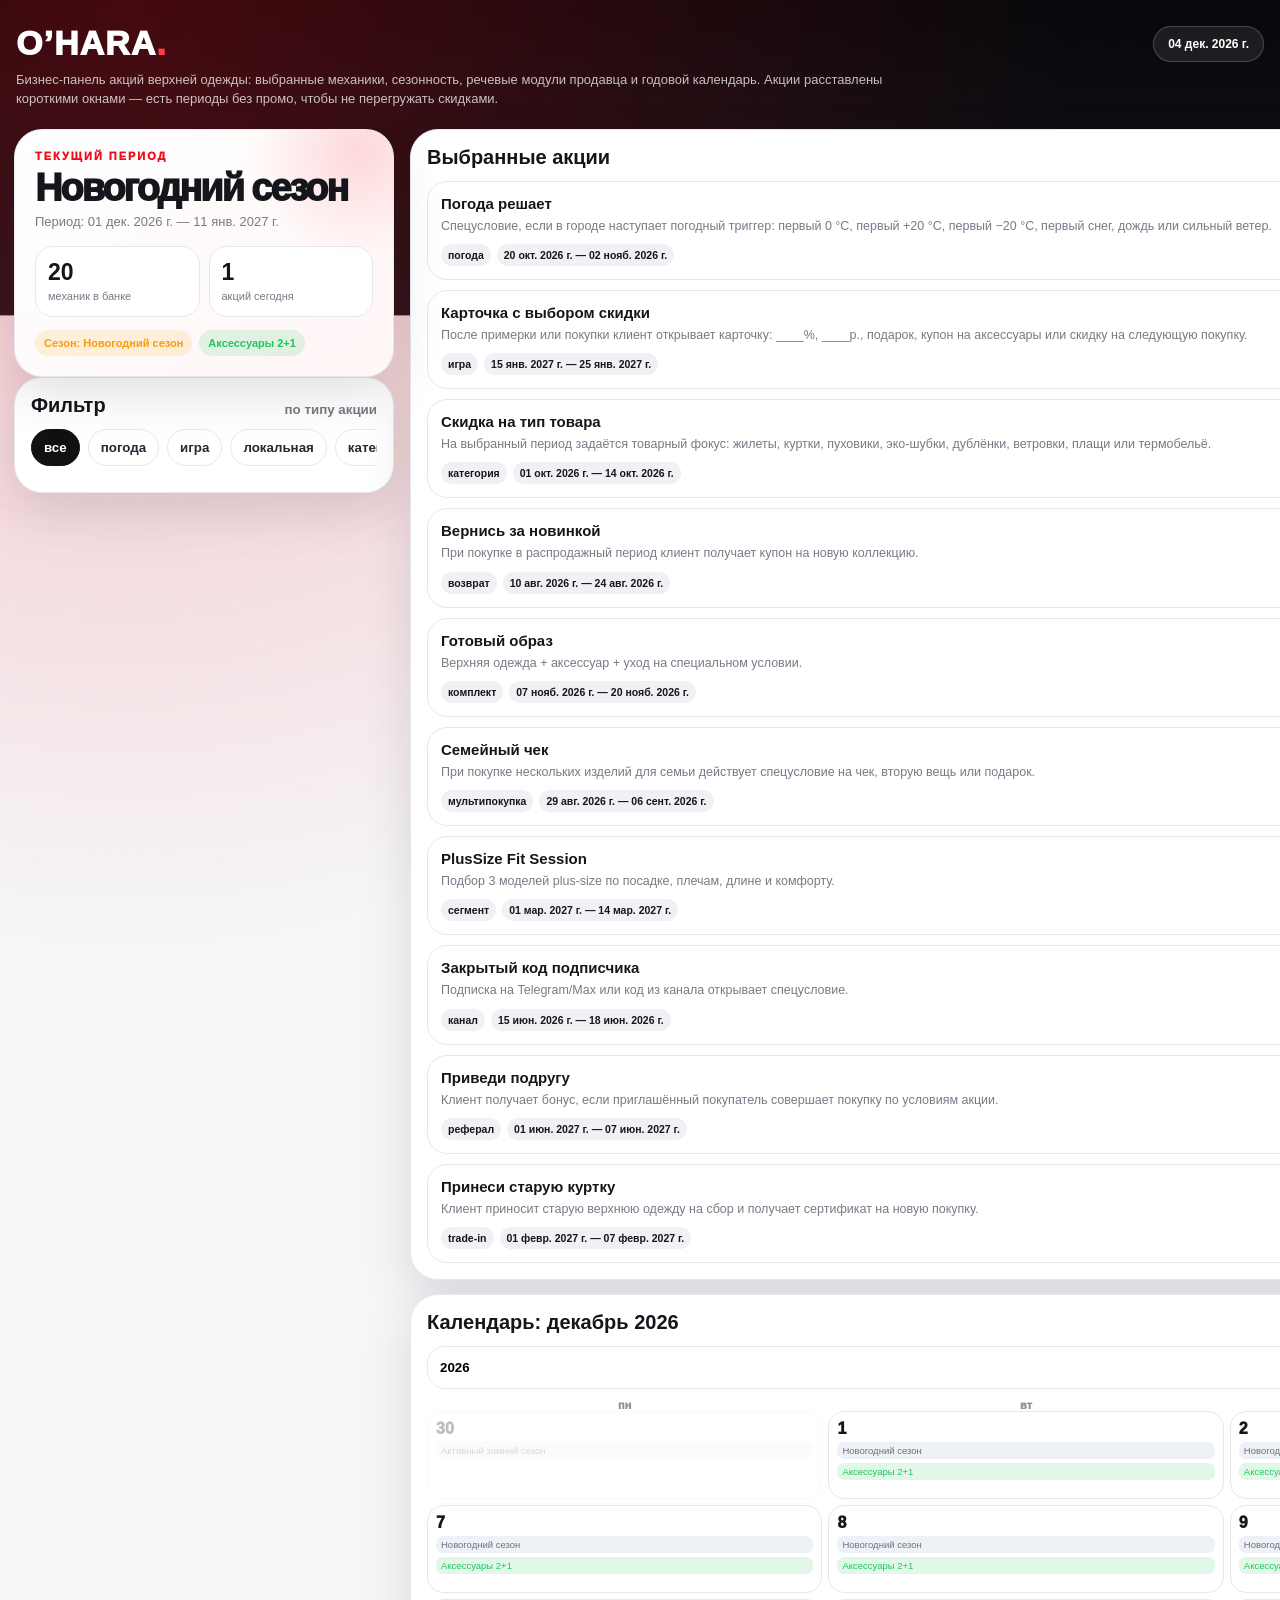
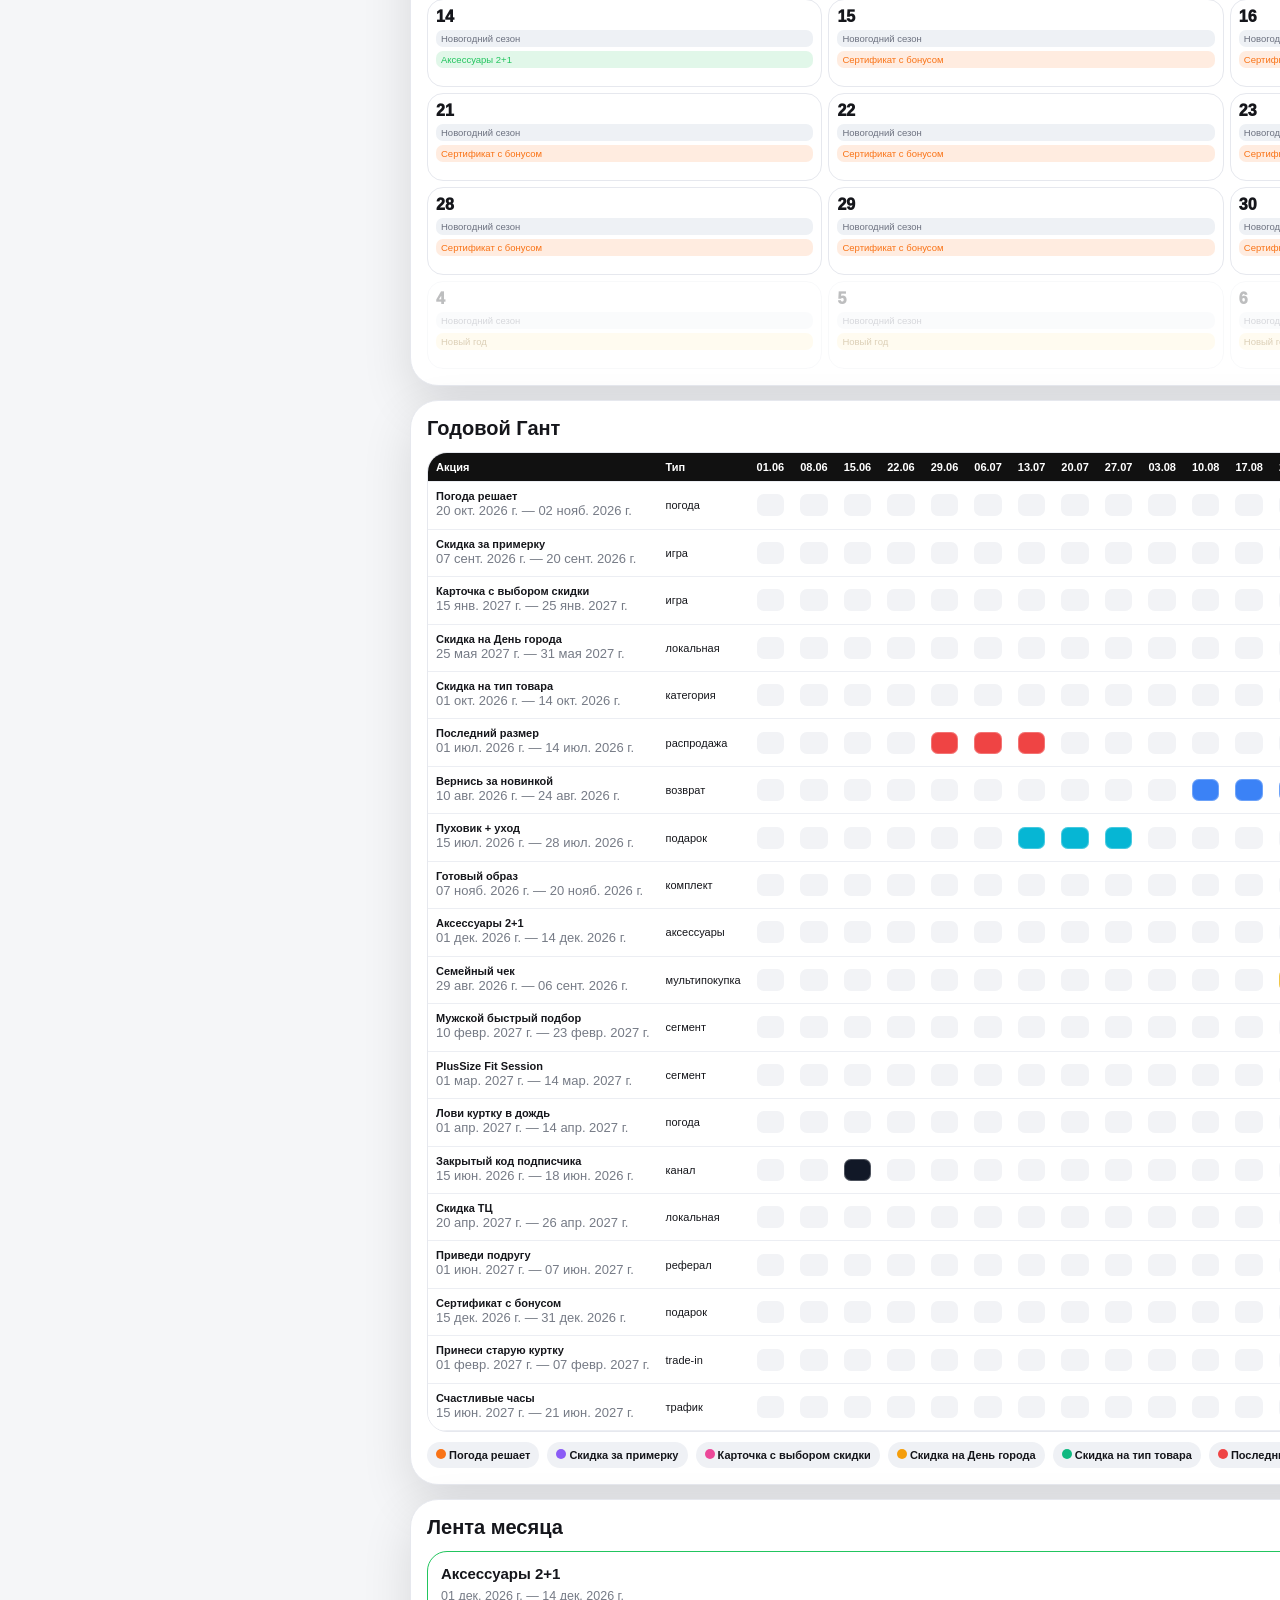
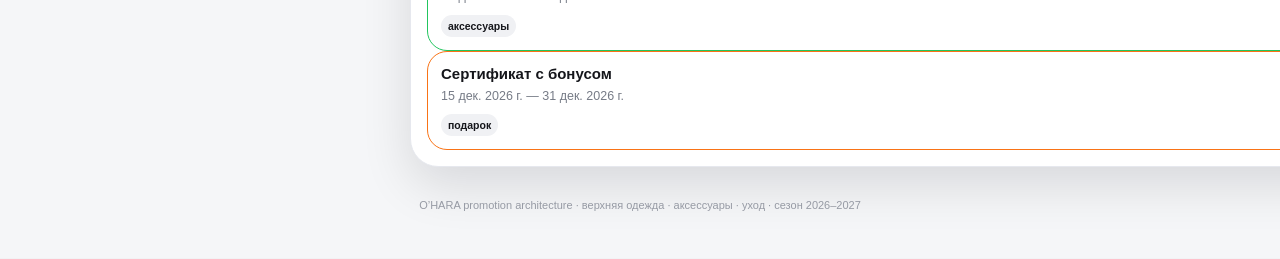
<file: ohara-rodion/index.html>
<!doctype html><html lang="ru"><head><meta charset="utf-8"><meta name="viewport" content="width=device-width,initial-scale=1,viewport-fit=cover"><title>O’HARA — календарь акций</title><style>:root{--red:#f20b16;--black:#07080b;--ink:#15161b;--muted:#767b86;--line:#e6e8ee;--bg:#f5f6f8;--white:#fff}*{box-sizing:border-box;-webkit-tap-highlight-color:transparent}body{margin:0;background:radial-gradient(circle at 10% 0,rgba(242,11,22,.26),transparent 26%),linear-gradient(180deg,#07080b 0,#15171e 315px,var(--bg) 315px);font-family:-apple-system,BlinkMacSystemFont,"Segoe UI",Roboto,Arial,sans-serif;color:var(--ink);padding:calc(env(safe-area-inset-top) + 14px) 14px 30px}.wrap{max-width:1320px;margin:auto}.top{color:#fff;padding:10px 2px 20px}.brand{display:flex;justify-content:space-between;align-items:center;gap:12px}.logo{font-size:34px;font-weight:1000;letter-spacing:.03em}.logo i{font-style:normal;color:#ff3d45}.datepill{padding:10px 14px;border:1px solid rgba(255,255,255,.2);border-radius:999px;background:rgba(255,255,255,.08);font-size:12px;font-weight:900}.sub{max-width:920px;margin-top:8px;color:rgba(255,255,255,.74);font-size:13px;line-height:1.45}.layout{display:grid;grid-template-columns:380px 1fr;gap:16px}.hero,.card{background:#fff;border:1px solid var(--line);border-radius:28px;box-shadow:0 18px 50px rgba(10,12,18,.12)}.hero{padding:20px;position:sticky;top:14px;overflow:hidden;background:linear-gradient(145deg,#fff,#fff5f5)}.hero:before{content:"";position:absolute;right:-80px;top:-95px;width:230px;height:230px;border-radius:50%;background:radial-gradient(circle,var(--red),transparent 66%);opacity:.14}.k{font-size:11px;letter-spacing:.18em;text-transform:uppercase;color:var(--red);font-weight:1000}.h1{position:relative;margin:9px 0 7px;font-size:38px;line-height:.94;letter-spacing:-.055em;font-weight:1000}.muted{color:var(--muted);font-size:13px;line-height:1.42}.metrics{display:grid;grid-template-columns:1fr 1fr;gap:9px;margin-top:14px}.metric{border:1px solid var(--line);border-radius:18px;background:#fff;padding:12px}.metric b{font-size:23px;display:block}.metric span{font-size:11px;color:var(--muted)}.chips{display:flex;gap:7px;flex-wrap:wrap;margin-top:13px}.chip{font-size:11px;padding:7px 9px;border-radius:999px;background:#eff1f5;font-weight:850}.card{padding:16px;margin-bottom:14px}.section{display:flex;justify-content:space-between;align-items:flex-end;gap:10px;margin-bottom:12px}.section h2{font-size:20px;margin:0}.section small{font-weight:900;color:var(--muted)}.filters{display:flex;gap:8px;overflow:auto;padding-bottom:10px;scrollbar-width:none}.filters button{border:1px solid var(--line);background:#fff;border-radius:999px;padding:10px 12px;white-space:nowrap;font-weight:900;color:#252832}.filters button.on{background:#111;color:#fff;border-color:#111}.grid{display:grid;grid-template-columns:repeat(2,minmax(0,1fr));gap:10px}.promo{border:1px solid var(--line);border-radius:20px;padding:13px;background:#fff;cursor:pointer;transition:.15s}.promo:hover{transform:translateY(-2px);box-shadow:0 12px 28px rgba(10,12,18,.08)}.promo b{display:block;font-size:15px}.promo p{margin:6px 0 0;color:var(--muted);font-size:12.5px;line-height:1.38}.promo .meta{display:flex;gap:6px;flex-wrap:wrap;margin-top:9px}.tag2{font-size:10.5px;border-radius:999px;background:#f0f1f4;padding:5px 7px;font-weight:850}.drawer{display:none}.drawer.on{display:block}.script{border-left:4px solid var(--red);padding-left:10px;margin-top:10px;font-size:12.5px;line-height:1.45;color:#333}.controls{display:grid;grid-template-columns:1fr 1fr;gap:10px}.select{width:100%;border:1px solid var(--line);background:#fff;border-radius:18px;padding:13px 12px;font-weight:900;appearance:none}.cal{display:grid;grid-template-columns:repeat(7,1fr);gap:6px}.dow{text-align:center;color:#8b909b;font-size:11px;font-weight:1000;margin:10px 0 0}.day{min-height:88px;border:1px solid var(--line);border-radius:16px;background:#fff;padding:8px;overflow:hidden}.day.dim{opacity:.28}.day.today{border:2px solid var(--red)}.dnum{font-weight:1000}.bar{display:block;margin-top:4px;border-radius:7px;padding:3px 5px;font-size:9.5px;white-space:nowrap;overflow:hidden;text-overflow:ellipsis}.bar.season{background:#eef1f5;color:#6d7280}.bar.holiday{background:#fff1c8;color:#815500}.bar.local{background:#fff1cf;color:#875300}.feed .promo{cursor:default}.gantt{overflow:auto;border:1px solid var(--line);border-radius:20px}.gantt table{border-collapse:separate;border-spacing:0;min-width:1500px;width:100%;font-size:11px}.gantt th,.gantt td{border-bottom:1px solid #eceef3;padding:8px;text-align:left;white-space:nowrap}.gantt th{position:sticky;top:0;background:#111;color:#fff;z-index:1}.gantt td:first-child,.gantt th:first-child{position:sticky;left:0;background:#fff;z-index:2;min-width:190px}.gantt th:first-child{background:#111}.wk{height:22px;min-width:24px;border-radius:7px;background:#f2f3f6}.wk.on{box-shadow:inset 0 0 0 1px rgba(255,255,255,.25)}.legend{display:flex;gap:8px;flex-wrap:wrap;margin-top:10px}.dot{width:10px;height:10px;border-radius:50%;display:inline-block}.foot{text-align:center;color:#969aa4;font-size:11px;margin:18px 0}@media(max-width:860px){body{padding:10px 10px 28px;background:linear-gradient(180deg,#07080b 0,#17181e 270px,var(--bg) 270px)}.layout{display:block}.hero{position:relative;top:auto;margin-bottom:14px}.h1{font-size:32px}.grid{grid-template-columns:1fr}.day{min-height:72px}.gantt table{min-width:1250px}}</style></head><body><div class="wrap"><div class="top"><div class="brand"><div class="logo">O’HARA<i>.</i></div><div class="datepill" id="dateNow"></div></div><div class="sub">Бизнес-панель акций верхней одежды: выбранные механики, сезонность, речевые модули продавца и годовой календарь. Акции расставлены короткими окнами — есть периоды без промо, чтобы не перегружать скидками.</div></div><div class="layout"><aside><div class="hero"><div class="k">текущий период</div><div class="h1" id="seasonNow">—</div><div class="muted" id="seasonInfo">—</div><div class="metrics"><div class="metric"><b id="promoCount">20</b><span>механик в банке</span></div><div class="metric"><b id="todayCount">0</b><span>акций сегодня</span></div></div><div class="chips" id="chips"></div></div><div class="card"><div class="section"><h2>Фильтр</h2><small>по типу акции</small></div><div class="filters" id="filters"></div></div></aside><main><div class="card"><div class="section"><h2>Выбранные акции</h2><small id="shown"></small></div><div class="grid" id="promos"></div></div><div class="card"><div class="section"><h2 id="calTitle">Календарь</h2><small>сезоны, праздники, промо</small></div><div class="controls"><select class="select" id="year"><option>2026</option><option>2027</option></select><select class="select" id="month"></select></div><div class="cal" id="dow"></div><div class="cal" id="cal"></div></div><div class="card"><div class="section"><h2>Годовой Гант</h2><small>недели: 01.06.2026 — 30.06.2027</small></div><div class="gantt" id="gantt"></div><div class="legend" id="legend"></div></div><div class="card feed"><div class="section"><h2>Лента месяца</h2><small id="feedCount"></small></div><div id="feed"></div></div></main></div><div class="foot">O’HARA promotion architecture · верхняя одежда · аксессуары · уход · сезон 2026–2027</div></div><script>const months=['январь','февраль','март','апрель','май','июнь','июль','август','сентябрь','октябрь','ноябрь','декабрь'];function D(s){const a=s.split('-').map(Number);return new Date(a[0],a[1]-1,a[2],12)}function fmt(d){return d.toLocaleDateString('ru-RU',{day:'2-digit',month:'short',year:'numeric'})}function long(d){return d.toLocaleDateString('ru-RU',{day:'2-digit',month:'long',year:'numeric'})}function same(a,b){return a.getFullYear()==b.getFullYear()&&a.getMonth()==b.getMonth()&&a.getDate()==b.getDate()}function inside(d,x){const t=new Date(d.getFullYear(),d.getMonth(),d.getDate(),12);return t>=x.s&&t<=x.e}function overlaps(a,b){return a.s<=b.e&&a.e>=b.s}function weekend(d){return [0,6].includes(d.getDay())}function today(){const n=new Date();return new Date(n.getFullYear(),n.getMonth(),n.getDate(),12)}const seasons=[['Низкая покупательская активность','2026-05-11','2026-06-30','#94a3b8'],['Распродажа','2026-07-01','2026-07-31','#ef4444'],['Северная распродажа','2026-08-01','2026-08-31','#8b5cf6'],['Старт зимнего сезона','2026-09-01','2026-09-30','#10b981'],['Активный зимний сезон','2026-10-01','2026-11-30','#f20b16'],['Новогодний сезон','2026-12-01','2027-01-11','#f59e0b'],['Зимняя распродажа','2027-01-12','2027-02-28','#ef4444'],['Весенняя коллекция','2027-03-01','2027-05-10','#fb923c'],['Низкая покупательская активность','2027-05-11','2027-06-30','#94a3b8']].map(x=>({n:x[0],s:D(x[1]),e:D(x[2]),color:x[3]}));const events=[['Новый год','2027-01-01','2027-01-11','holiday'],['23 февраля','2027-02-20','2027-02-23','holiday'],['8 марта','2027-03-06','2027-03-09','holiday'],['Майские праздники','2027-05-01','2027-05-10','holiday'],['День города Санкт-Петербург','2027-05-27','2027-05-27','local'],['День города Новосибирск','2027-06-27','2027-06-27','local'],['День города Москва','2026-09-05','2026-09-05','local']].map(x=>({n:x[0],s:D(x[1]),e:D(x[2]),c:x[3]}));const promos=[{n:'Погода решает',type:'погода',color:'#f97316',s:'2026-10-20',e:'2026-11-02',p:'Спецусловие, если в городе наступает погодный триггер: первый 0 °C, первый +20 °C, первый −20 °C, первый снег, дождь или сильный ветер.',why:'Погода сама создаёт повод для покупки верхней одежды.',script:'Первый контакт: сегодня погода сама подсказывает выбрать верхнюю одежду. В примерке: сравним 3 модели под такую температуру. После продажи: сохраните купон или рекомендацию по уходу.'},{n:'Скидка за примерку',type:'игра',color:'#8b5cf6',s:'2026-09-07',e:'2026-09-20',p:'Клиент примеряет 3 изделия, которые предложил консультант, и открывает выгоду ____%.',why:'Выгода привязана к действию продавца и повышает конверсию.',script:'Первый контакт: давайте не выбирать по вешалке. В примерке: покажу практичный, тёплый и лучший по посадке вариант. После продажи: выгода открылась благодаря примерке.'},{n:'Карточка с выбором скидки',type:'игра',color:'#ec4899',s:'2027-01-15',e:'2027-01-25',p:'После примерки или покупки клиент открывает карточку: ____%, ____р., подарок, купон на аксессуары или скидку на следующую покупку.',why:'Добавляет эмоцию и персональность в распродажный период.',script:'Первый контакт: сегодня можно открыть персональную карточку выгоды. В примерке: после трёх вариантов откроем карточку. После продажи: ваша выгода действует по условиям акции.'},{n:'Скидка на День города',type:'локальная',color:'#f59e0b',s:'2027-05-25',e:'2027-05-31',p:'В День города в конкретном городе действует локальная акция O’HARA: ____%, ____р. или подарок.',why:'Локальный повод без федеральной скидки на всю сеть.',script:'Первый контакт: сегодня у нашего магазина локальное предложение. В примерке: подберём образ для прогулки. После продажи: поздравляем с праздником города.'},{n:'Скидка на тип товара',type:'категория',color:'#10b981',s:'2026-10-01',e:'2026-10-14',p:'На выбранный период задаётся товарный фокус: жилеты, куртки, пуховики, эко-шубки, дублёнки, ветровки, плащи или термобельё.',why:'Помогает управлять ассортиментом и приоритетом продавцов.',script:'Первый контакт: сегодня фокус на этой категории. В примерке: сравним посадку и сценарии носки. После продажи: к категории лучше добавить аксессуар или уход.'},{n:'Последний размер',type:'распродажа',color:'#ef4444',s:'2026-07-01',e:'2026-07-14',p:'На последние размеры выбранных моделей действует отдельное персональное условие.',why:'Честная срочность для распродажи и вывода остатков.',script:'Первый контакт: сейчас есть зона последних размеров. В примерке: если посадка подходит, это финальный размер. После продажи: вы забрали последнюю модель.'},{n:'Вернись за новинкой',type:'возврат',color:'#3b82f6',s:'2026-08-10',e:'2026-08-24',p:'При покупке в распродажный период клиент получает купон на новую коллекцию.',why:'Связывает распродажу с будущим стартом сезона.',script:'Первый контакт: сейчас можно выгодно купить модель распродажи и получить повод вернуться за новинкой. После продажи: сохраните купон.'},{n:'Пуховик + уход',type:'подарок',color:'#06b6d4',s:'2026-07-15',e:'2026-07-28',p:'При покупке пуховика спецусловие на биогель, салфетки, пятновыводитель или пропитку.',why:'Растит КПЧ и делает уход естественной частью покупки.',script:'Первый контакт: к пуховику сегодня есть условие на уход. В примерке: покажу, как сохранить ткань. После продажи: используйте средство до активной носки.'},{n:'Готовый образ',type:'комплект',color:'#a855f7',s:'2026-11-07',e:'2026-11-20',p:'Верхняя одежда + аксессуар + уход на специальном условии.',why:'Повышает средний чек и КПЧ без давления.',script:'Первый контакт: можем собрать не просто вещь, а готовый образ. В примерке: добавлю аксессуар по цвету. После продажи: образ готов полностью.'},{n:'Аксессуары 2+1',type:'аксессуары',color:'#22c55e',s:'2026-12-01',e:'2026-12-14',p:'При покупке двух аксессуаров третий, меньший по стоимости, предоставляется в подарок или на спецусловии.',why:'Простая механика для подарков и роста КПЧ.',script:'Первый контакт: аксессуары сегодня выгоднее комплектом. В примерке: подберём шапку, шарф и перчатки. После продажи: третий аксессуар закрыл комплект.'},{n:'Семейный чек',type:'мультипокупка',color:'#eab308',s:'2026-08-29',e:'2026-09-06',p:'При покупке нескольких изделий для семьи действует спецусловие на чек, вторую вещь или подарок.',why:'Использует мужскую, женскую, plus-size и подростковую линейки.',script:'Первый контакт: если выбираете для семьи, можно оформить выгоднее одним чеком. В примерке: покажу варианты для каждого. После продажи: семейное условие применено.'},{n:'Мужской быстрый подбор',type:'сегмент',color:'#64748b',s:'2027-02-10',e:'2027-02-23',p:'Для мужской линейки продавец ведёт выбор по короткому сценарию: тепло, длина, капюшон, размер, сценарий носки.',why:'Мужской покупатель часто ценит скорость и понятные критерии.',script:'Первый контакт: подберём быстро и по делу. В примерке: сравним длину, тепло и капюшон. После продажи: к модели добавили уход или аксессуар.'},{n:'PlusSize Fit Session',type:'сегмент',color:'#d946ef',s:'2027-03-01',e:'2027-03-14',p:'Подбор 3 моделей plus-size по посадке, плечам, длине и комфорту.',why:'Повышает доверие и конверсию plus-size.',script:'Первый контакт: у нас есть модели plus-size, лучше показать посадку. В примерке: сравним три силуэта. После продажи: выбран комфортный вариант.'},{n:'Лови куртку в дождь',type:'погода',color:'#0ea5e9',s:'2027-04-01',e:'2027-04-14',p:'В дождливые дни спецусловие на ветровки, женские плащи и средства ухода.',why:'Дождь даёт понятный повод купить лёгкую верхнюю одежду.',script:'Первый контакт: сегодня дождь, поэтому актуальны ветровки и плащи. В примерке: смотрим капюшон, длину и ткань. После продажи: пропитка защитит вещь.'},{n:'Закрытый код подписчика',type:'канал',color:'#111827',s:'2026-06-15',e:'2026-06-18',p:'Подписка на Telegram/Max или код из канала открывает спецусловие.',why:'Короткий тест в низкий сезон; 2 июня активных акций нет.',script:'Первый контакт: в канале магазина есть код дня. В примерке: покажите подписку, и мы применим условие. После продажи: в канале будут следующие окна акций.'},{n:'Скидка ТЦ',type:'локальная',color:'#f43f5e',s:'2027-04-20',e:'2027-04-26',p:'Акция для конкретного ТЦ, мероприятия, дня рождения ТЦ или сотрудников ТЦ.',why:'Использует существующий поток торгового центра.',script:'Первый контакт: вы по мероприятию ТЦ? У нас действует отдельное условие. В примерке: покажу модели-участники. После продажи: сохраните код ТЦ.'},{n:'Приведи подругу',type:'реферал',color:'#14b8a6',s:'2027-06-01',e:'2027-06-07',p:'Клиент получает бонус, если приглашённый покупатель совершает покупку по условиям акции.',why:'Привлекает новый трафик в низкий сезон.',script:'Первый контакт: можно передать приглашение близкому человеку. В примерке: если он придёт по вашему купону, вы получите бонус. После продажи: передайте купон.'},{n:'Сертификат с бонусом',type:'подарок',color:'#f97316',s:'2026-12-15',e:'2026-12-31',p:'При покупке подарочного сертификата клиент получает бонус или подарок.',why:'Снимает проблему выбора размера в подарочный период.',script:'Первый контакт: если сложно выбрать размер, можно подарить сертификат. В примерке: сертификат можно дополнить аксессуаром. После продажи: к сертификату действует бонус.'},{n:'Принеси старую куртку',type:'trade-in',color:'#84cc16',s:'2027-02-01',e:'2027-02-07',p:'Клиент приносит старую верхнюю одежду на сбор и получает сертификат на новую покупку.',why:'Имиджевый повод прийти без прямого обесценивания товара.',script:'Первый контакт: можно обновить верхнюю одежду и передать старую вещь на доброе дело. В примерке: подберём замену. После продажи: спасибо за участие.'},{n:'Счастливые часы',type:'трафик',color:'#6366f1',s:'2027-06-15',e:'2027-06-21',p:'Короткое спецусловие в будни или часы низкого трафика.',why:'Управляет слабым трафиком без постоянной скидки.',script:'Первый контакт: сейчас действует короткое предложение спокойных часов. В примерке: успеем сравнить 2–3 модели. После продажи: вы попали в удачное время.'}].map(x=>({...x,s:D(x.s),e:D(x.e)}));const now=today();let st={y:now.getFullYear(),m:now.getMonth(),f:'все'};months.forEach((x,i)=>month.insertAdjacentHTML('beforeend',`<option value="${i}">${x}</option>`));year.onchange=()=>{st.y=+year.value;render()};month.onchange=()=>{st.m=+month.value;render()};function currentSeason(d){return seasons.find(x=>inside(d,x))||{n:'Период не задан',s:d,e:d,color:'#94a3b8'}}function monthRange(){return{s:new Date(st.y,st.m,1,12),e:new Date(st.y,st.m+1,0,12)}}function tag(t){return `<span class="tag2">${t}</span>`}function tint(hex,a='22'){return hex+a}function renderHero(){const s=currentSeason(now),active=promos.filter(p=>inside(now,p));dateNow.textContent=fmt(now);seasonNow.textContent=s.n;seasonInfo.textContent=`Период: ${fmt(s.s)} — ${fmt(s.e)}`;promoCount.textContent=promos.length;todayCount.textContent=active.length;let ch=[`<span class="chip" style="background:${s.color}22;color:${s.color}">Сезон: ${s.n}</span>`];if(active.length===0)ch.push('<span class="chip">Сегодня без активных акций</span>');active.forEach(p=>ch.push(`<span class="chip" style="background:${p.color}22;color:${p.color}">${p.n}</span>`));chips.innerHTML=ch.join('')}function renderFilters(){const types=['все',...Array.from(new Set(promos.map(p=>p.type)))];filters.innerHTML=types.map(t=>`<button class="${st.f==t?'on':''}" onclick="st.f='${t}';renderFilters();renderPromos()">${t}</button>`).join('')}function card(p,i){const mr=monthRange(),m=overlaps(p,mr);return `<div class="promo" onclick="openPromo(${i})" style="border-color:${m?p.color:'#e6e8ee'};box-shadow:${m?'inset 0 0 0 1px '+p.color+'33':'none'}"><b>${p.n}</b><p>${p.p}</p><div class="meta">${tag(p.type)}${tag(fmt(p.s)+' — '+fmt(p.e))}</div><div class="drawer" id="drawer${i}"><div class="script" style="border-left-color:${p.color}"><b>Речевой модуль:</b> ${p.script}</div><p><b>Обоснование:</b> ${p.why}</p></div></div>`}window.openPromo=i=>document.getElementById('drawer'+i).classList.toggle('on');function renderPromos(){const rows=promos.filter(p=>st.f==='все'||p.type===st.f);shown.textContent=rows.length+' из '+promos.length;document.getElementById('promos').innerHTML=rows.map((p)=>card(p,promos.indexOf(p))).join('')}function renderCal(){calTitle.textContent=`Календарь: ${months[st.m]} ${st.y}`;year.value=st.y;month.value=st.m;dow.innerHTML=['пн','вт','ср','чт','пт','сб','вс'].map(x=>`<div class="dow">${x}</div>`).join('');const f=new Date(st.y,st.m,1,12),start=new Date(f);start.setDate(1-((f.getDay()+6)%7));let out=[];for(let i=0;i<42;i++){const d=new Date(start);d.setDate(start.getDate()+i);const dim=d.getMonth()!=st.m,ss=currentSeason(d),ev=events.filter(e=>inside(d,e)),ps=promos.filter(p=>inside(d,p));let tags=[];if(ss)tags.push(`<span class="bar season">${ss.n}</span>`);ev.forEach(e=>tags.push(`<span class="bar ${e.c}">${e.n}</span>`));ps.forEach(p=>tags.push(`<span class="bar" style="background:${p.color}22;color:${p.color}">${p.n}</span>`));out.push(`<div class="day ${dim?'dim':''} ${same(d,now)?'today':''}"><div class="dnum">${d.getDate()}</div>${tags.slice(0,4).join('')}</div>`)}cal.innerHTML=out.join('')}function renderFeed(){const mr=monthRange();const rows=[...events.filter(e=>overlaps(e,mr)),...promos.filter(p=>overlaps(p,mr))].sort((a,b)=>a.s-b.s);feedCount.textContent=rows.length+' событий';feed.innerHTML=rows.map(x=>`<div class="promo" style="border-color:${x.color||'#e6e8ee'}"><b>${x.n}</b><p>${fmt(x.s)} — ${fmt(x.e)}</p><div class="meta">${tag(x.type||x.c||'событие')}</div></div>`).join('')||'<p class="muted">В этом месяце нет активных акций.</p>'}function renderGantt(){let weeks=[],d=D('2026-06-01');while(d<=D('2027-06-30')){weeks.push(new Date(d));d.setDate(d.getDate()+7)}let head='<tr><th>Акция</th><th>Тип</th>'+weeks.map(w=>`<th>${w.toLocaleDateString('ru-RU',{day:'2-digit',month:'2-digit'})}</th>`).join('')+'</tr>';let body=promos.map(p=>'<tr><td><b>'+p.n+'</b><br><span class="muted">'+fmt(p.s)+' — '+fmt(p.e)+'</span></td><td>'+p.type+'</td>'+weeks.map(w=>{let r={s:new Date(w),e:new Date(w.getFullYear(),w.getMonth(),w.getDate()+6,12)};let on=overlaps(p,r);return `<td><div class="wk ${on?'on':''}" style="${on?'background:'+p.color:''}"></div></td>`}).join('')+'</tr>').join('');gantt.innerHTML='<table>'+head+body+'</table>';legend.innerHTML=promos.slice(0,10).map(p=>`<span class="chip"><i class="dot" style="background:${p.color}"></i> ${p.n}</span>`).join('')}function render(){renderHero();renderFilters();renderPromos();renderCal();renderFeed();renderGantt()}render();</script></body></html>
</file>
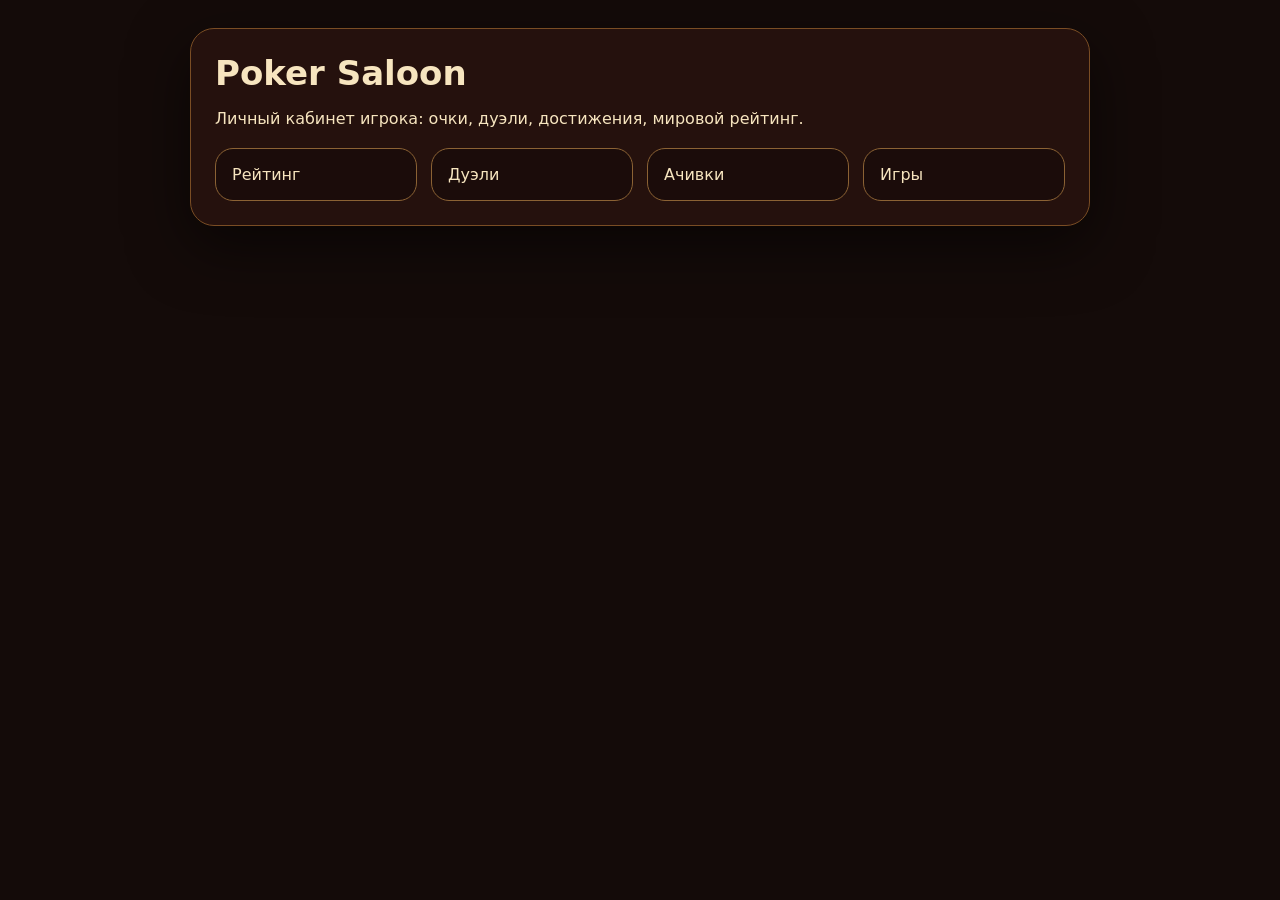
<file: pokerbot_stage1/repo/app/static/miniapp/index.html>
<!doctype html>
<html lang="ru">
<head>
  <meta charset="utf-8" />
  <meta name="viewport" content="width=device-width, initial-scale=1" />
  <title>Poker Saloon</title>
  <style>
    body{margin:0;background:#140b09;color:#f7e5bf;font-family:system-ui,Arial,sans-serif;}
    .wrap{max-width:900px;margin:0 auto;padding:28px;}
    .card{border:1px solid #7a4d24;border-radius:24px;padding:24px;background:#25110d;box-shadow:0 20px 60px #0008;}
    h1{font-size:34px;margin:0 0 12px;}
    .grid{display:grid;grid-template-columns:repeat(auto-fit,minmax(180px,1fr));gap:14px;margin-top:20px;}
    .tile{border:1px solid #8b6234;border-radius:18px;padding:16px;background:#0004;}
  </style>
</head>
<body>
  <main class="wrap">
    <section class="card">
      <h1>Poker Saloon</h1>
      <p>Личный кабинет игрока: очки, дуэли, достижения, мировой рейтинг.</p>
      <div class="grid">
        <div class="tile">Рейтинг</div>
        <div class="tile">Дуэли</div>
        <div class="tile">Ачивки</div>
        <div class="tile">Игры</div>
      </div>
    </section>
  </main>
</body>
</html>
</file>
